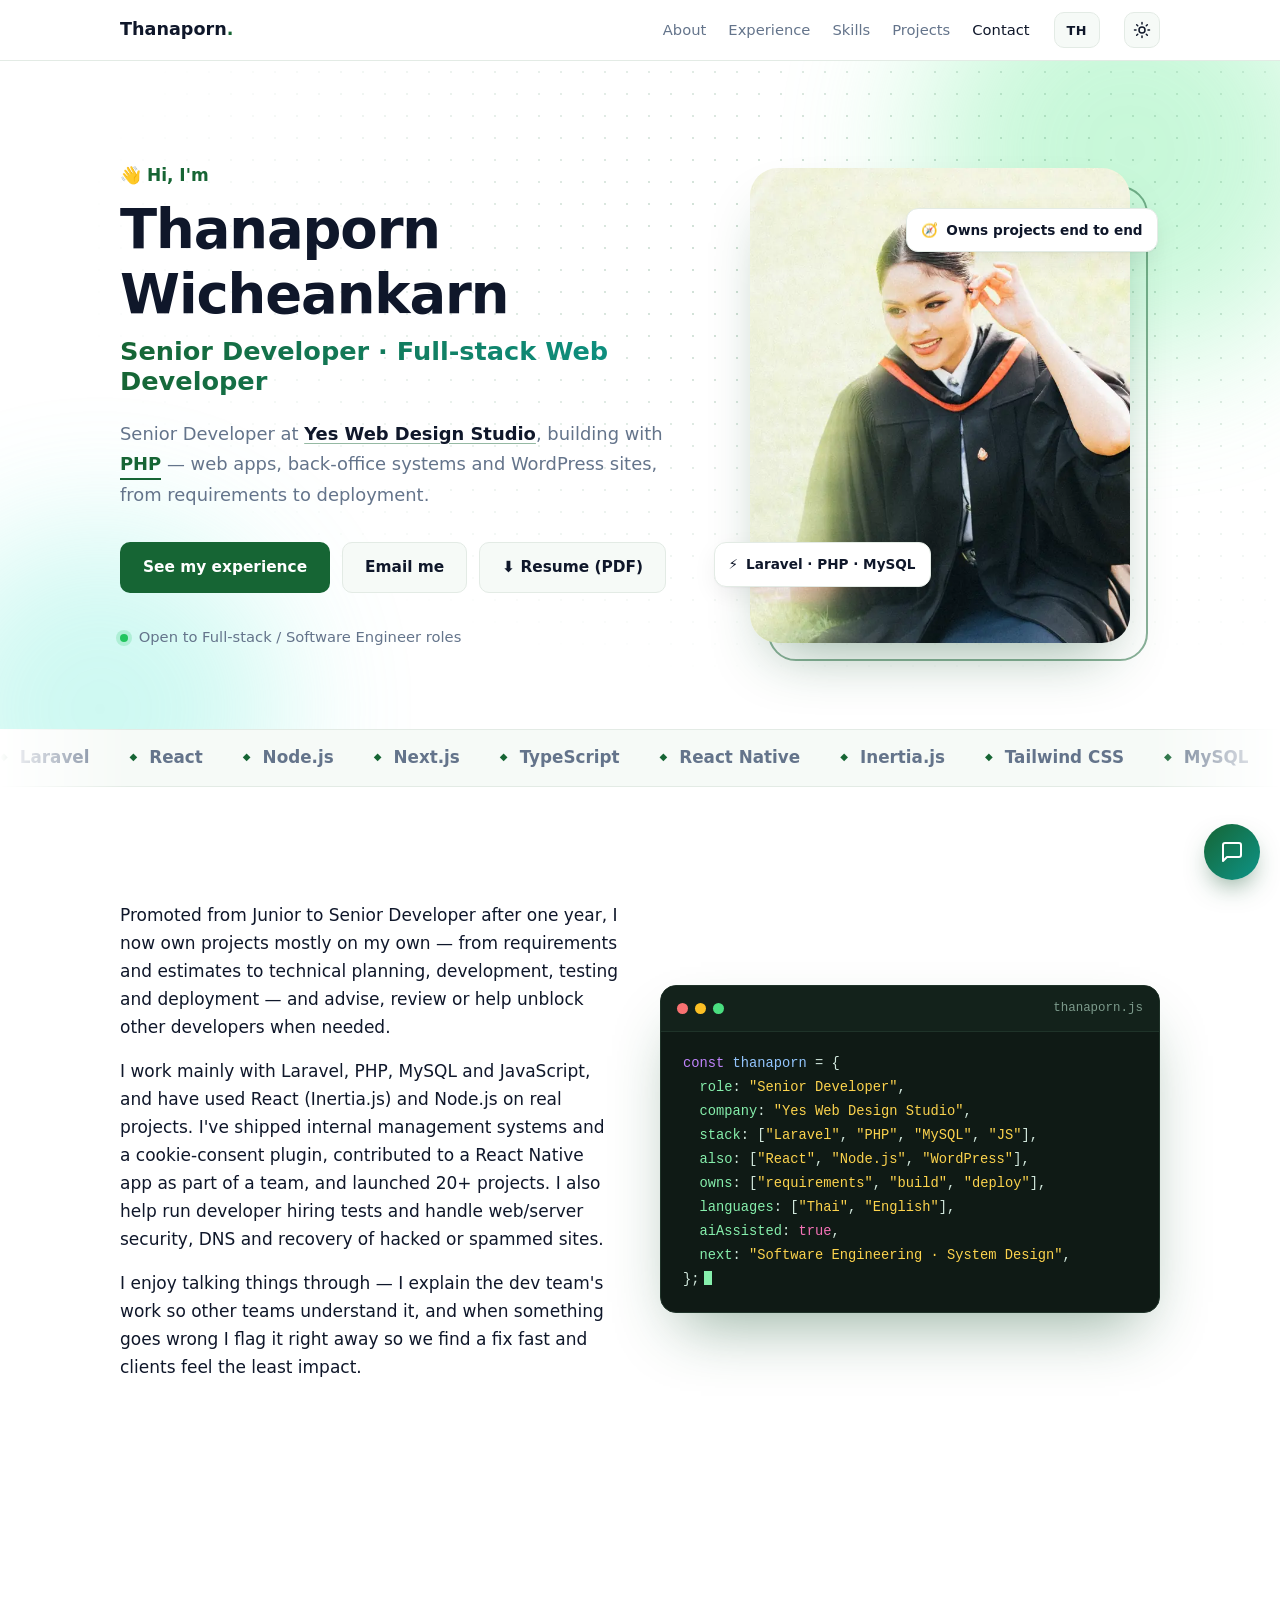
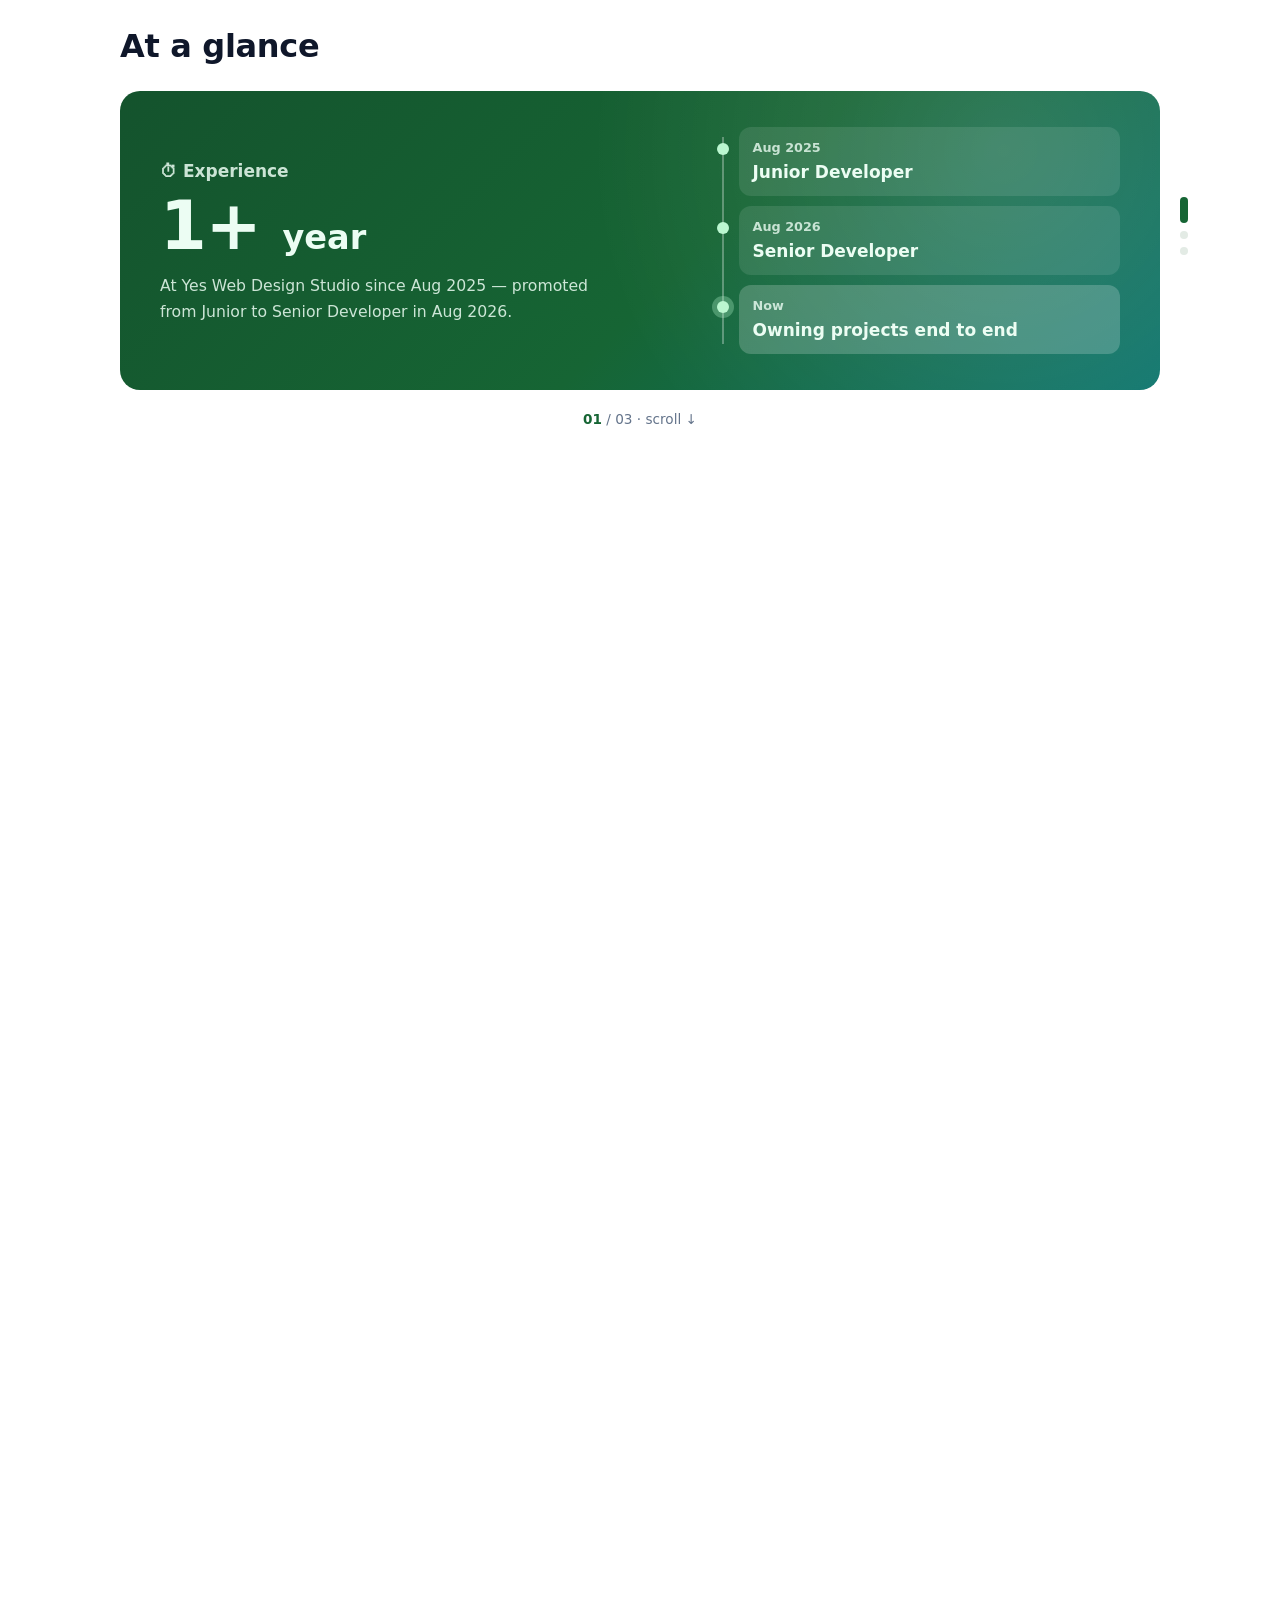
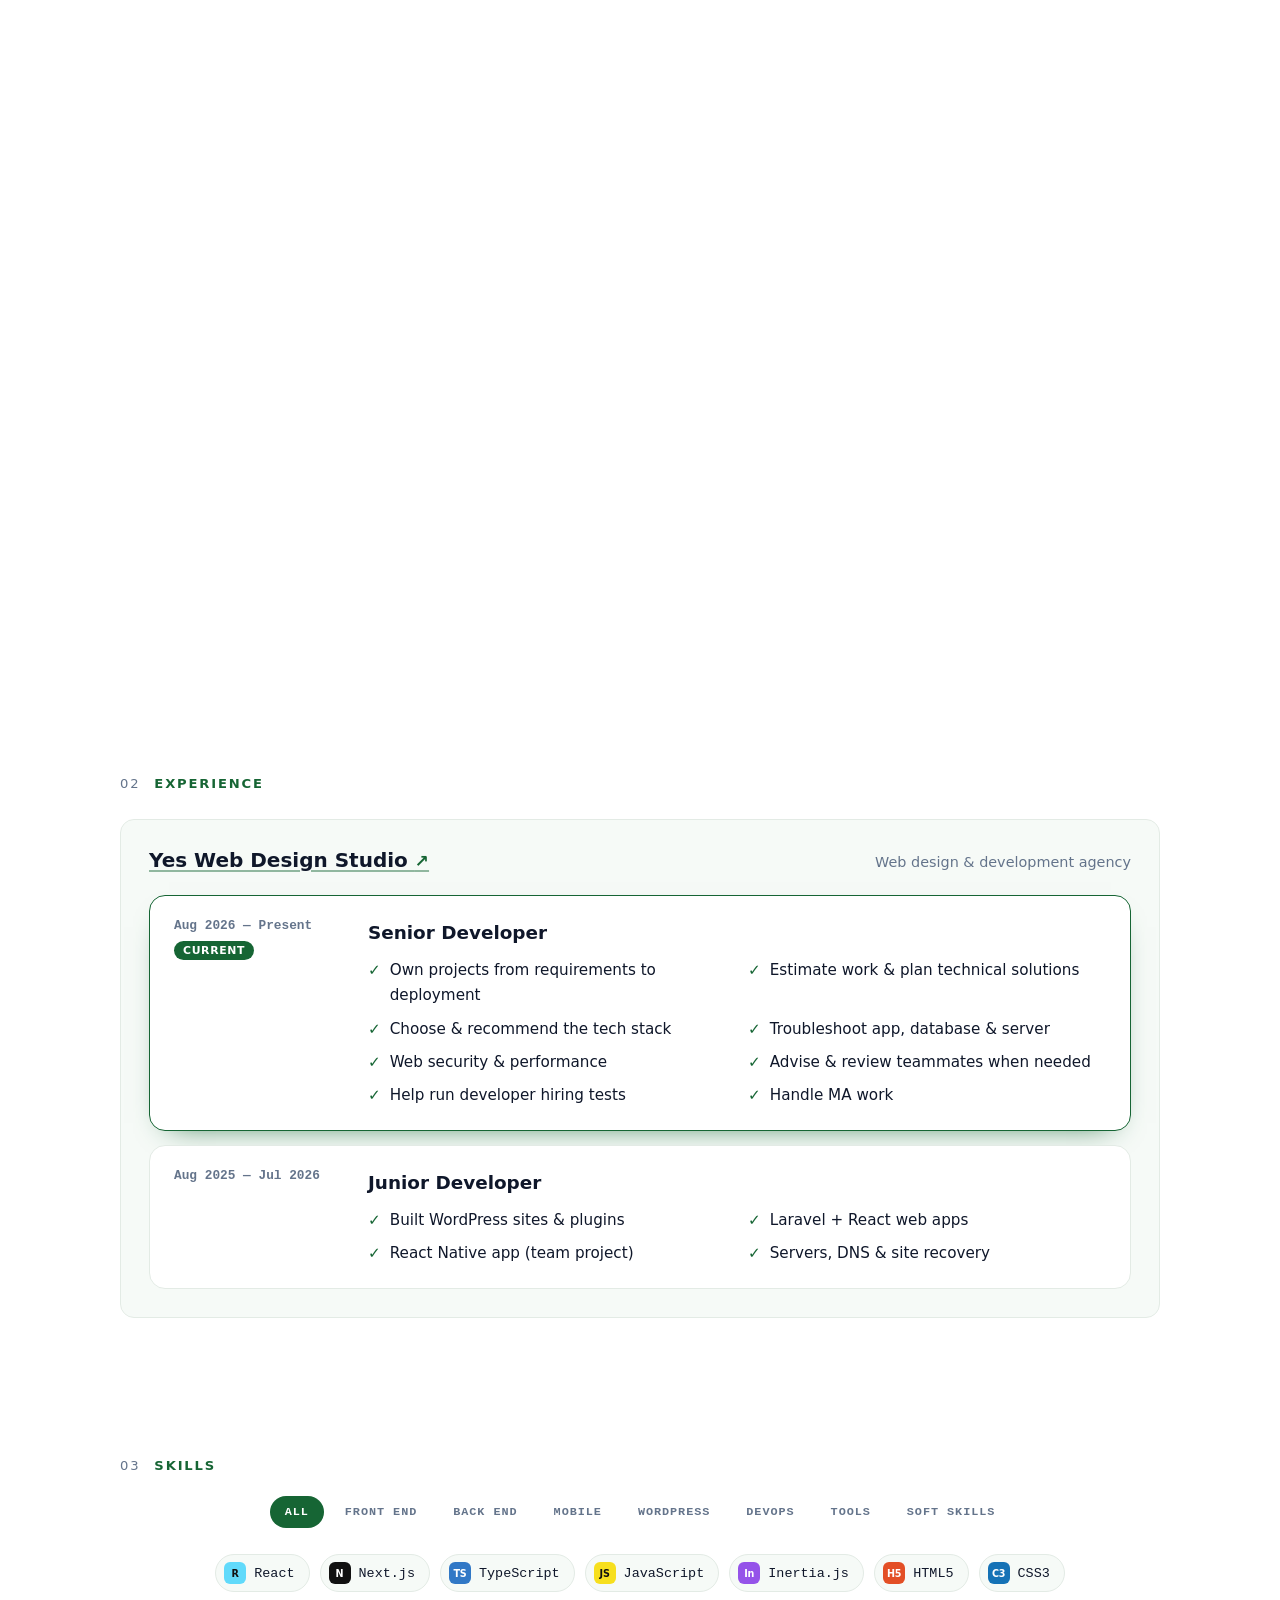
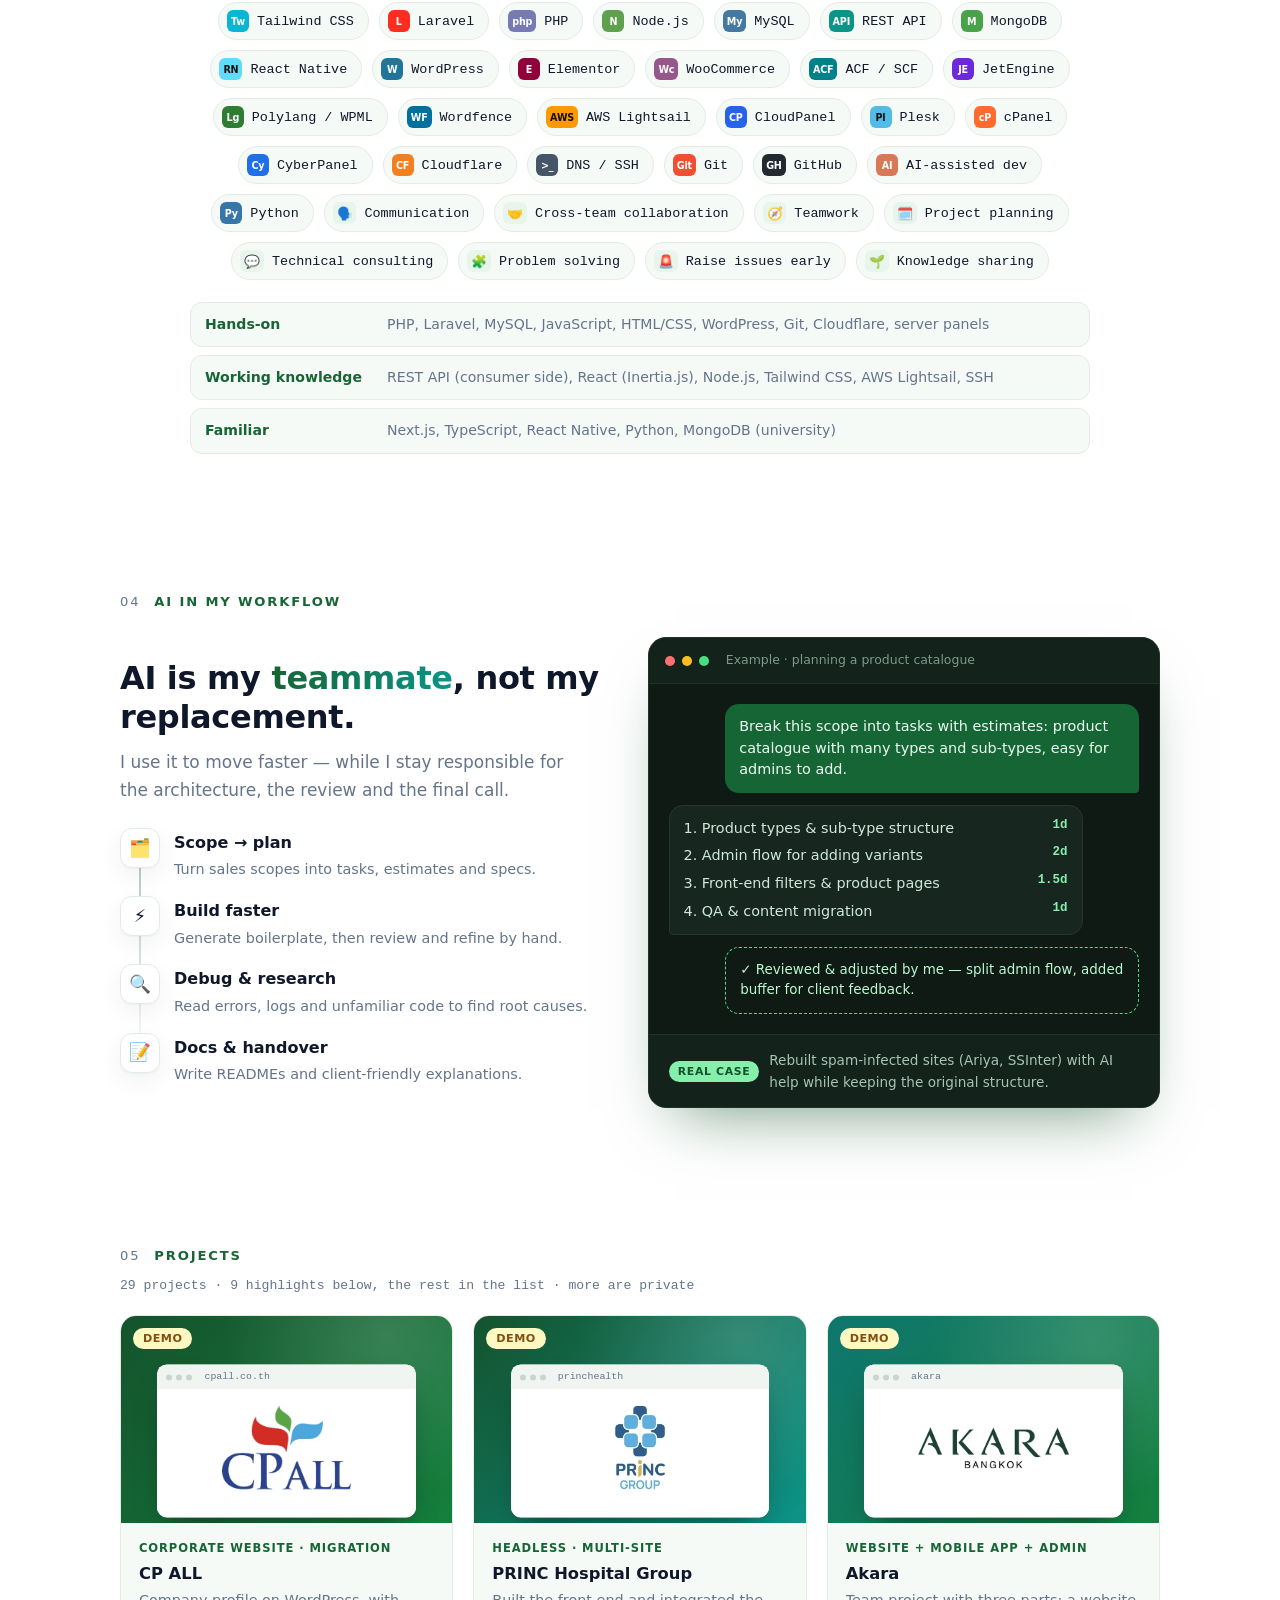
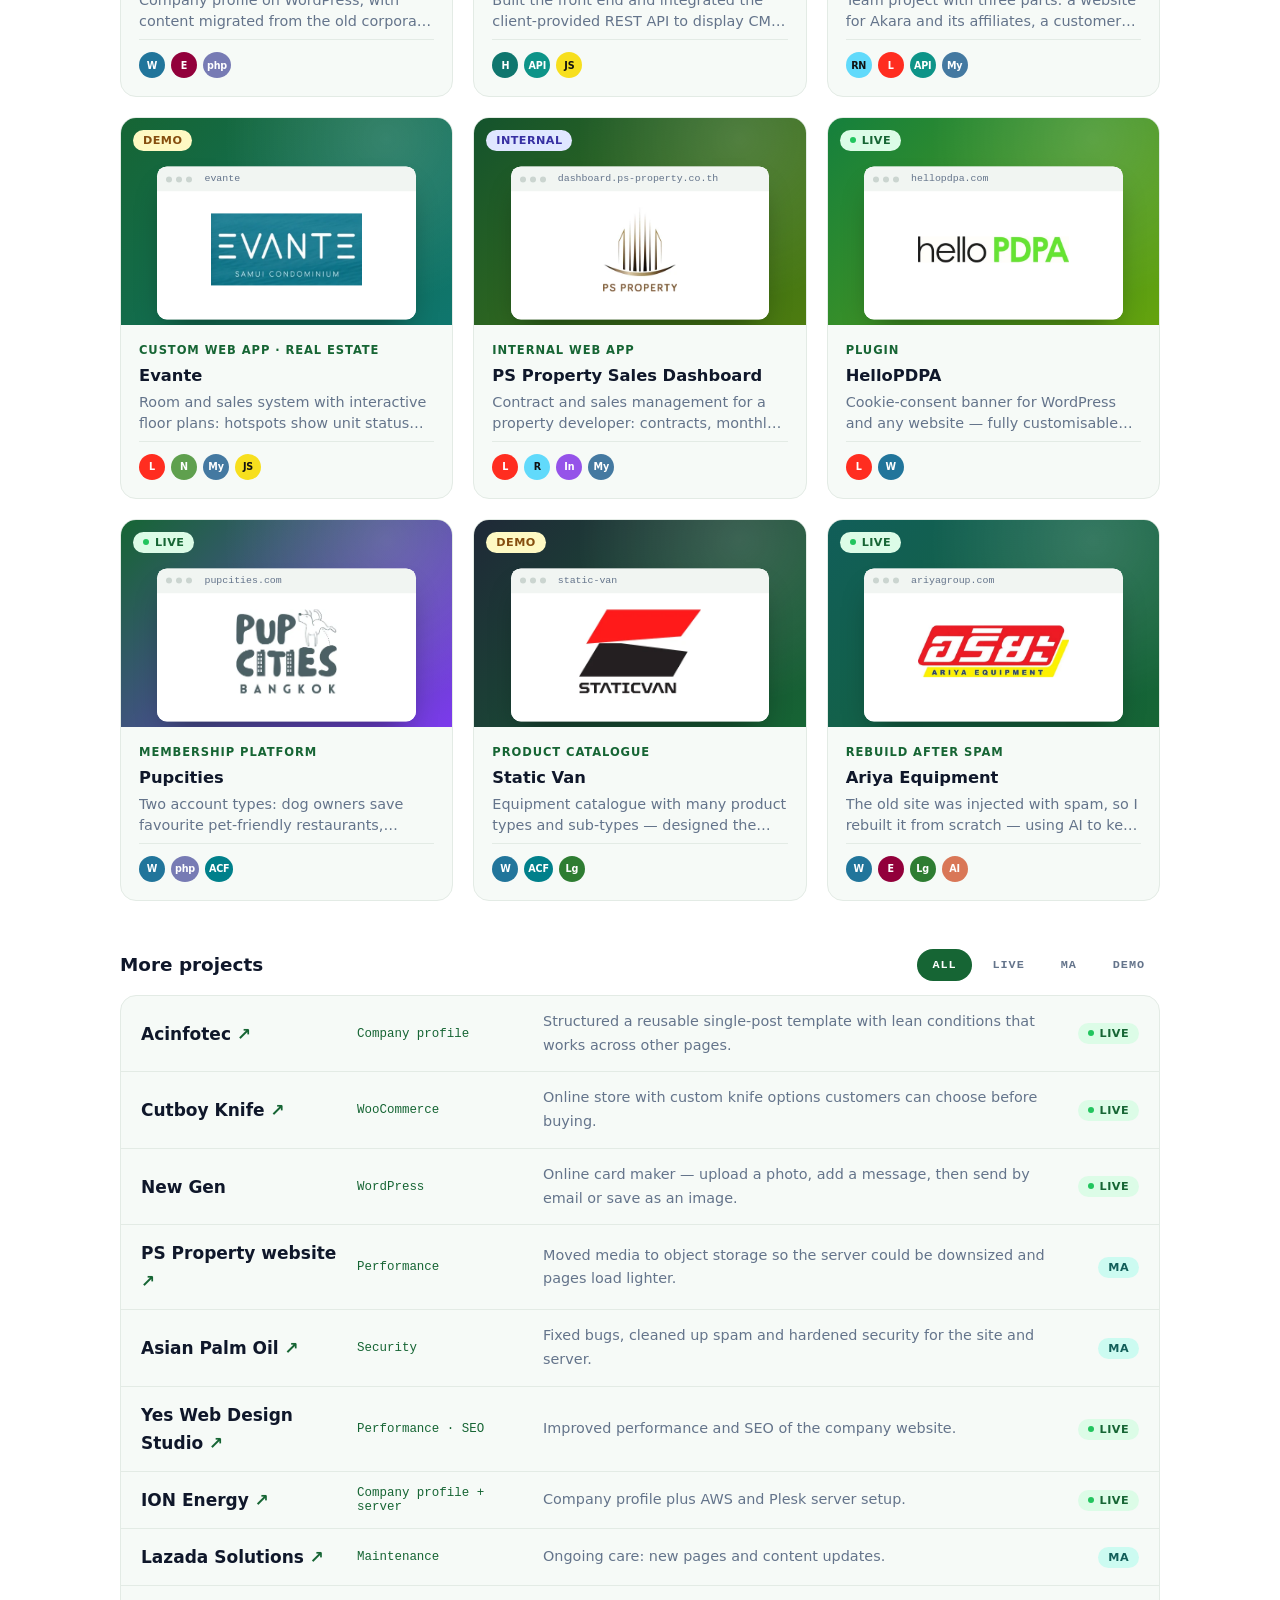
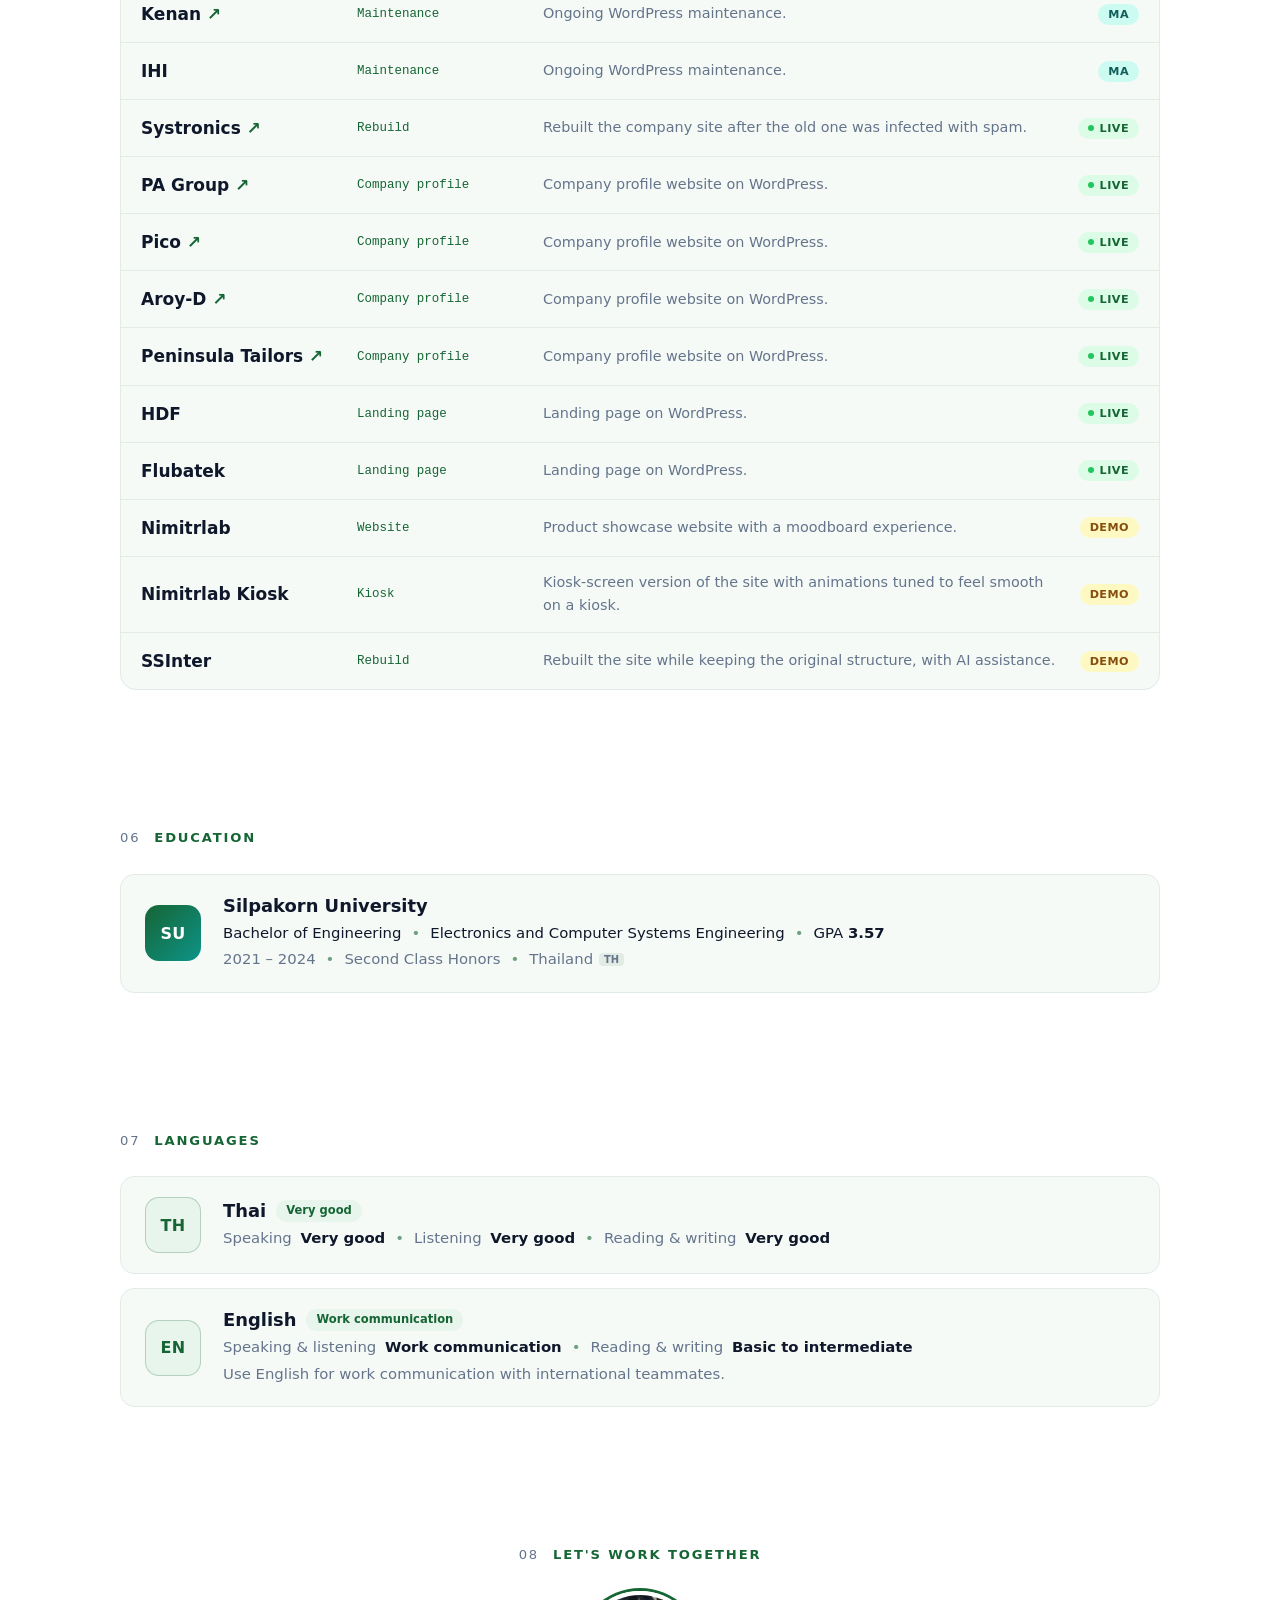
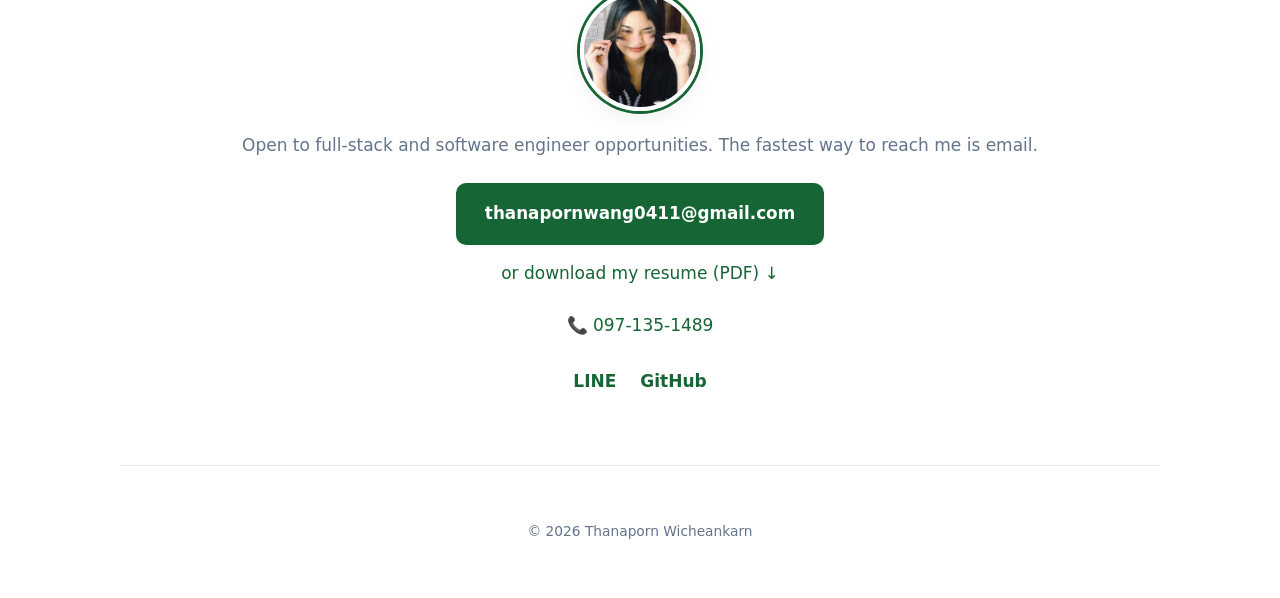
<file: index.html>
<!DOCTYPE html>
<html lang="en">
<head>
  <meta charset="UTF-8">
  <meta name="viewport" content="width=device-width, initial-scale=1.0">
  <meta name="color-scheme" content="light dark">
  <title>Thanaporn Wicheankarn — Senior Developer · Full-stack Web Developer</title>
  <meta name="description" content="Senior Developer at Yes Web Design Studio. Full-stack web developer working mainly with Laravel, PHP, MySQL, JavaScript and WordPress — owning web apps, back-office systems and websites from requirements to deployment.">

  <meta property="og:title" content="Thanaporn Wicheankarn — Senior Developer">
  <meta property="og:description" content="Full-stack web developer · Laravel · PHP · MySQL · JavaScript · WordPress">
  <meta property="og:type" content="website">
  <meta property="og:url" content="https://thanaporn77.github.io/">

  <link rel="icon" href="data:image/svg+xml,<svg xmlns='http://www.w3.org/2000/svg' viewBox='0 0 32 32'><rect width='32' height='32' rx='8' fill='%23166534'/><text x='50%' y='56%' font-family='system-ui' font-size='18' font-weight='700' fill='white' text-anchor='middle' dominant-baseline='middle'>T</text></svg>">
  <link rel="stylesheet" href="style.css?v=20261115d">
  <script>
    document.documentElement.classList.add('js');
    try { const t = localStorage.getItem('theme'); if (t) document.documentElement.dataset.theme = t; } catch (e) {}
  </script>
  <script src="script.js?v=20261115d" defer></script>
</head>
<body>
  <div class="progress" id="progress" aria-hidden="true"></div>

  <header class="nav">
    <div class="container nav-inner">
      <a href="#top" class="logo">Thanaporn<span>.</span></a>
      <nav class="nav-links" aria-label="Main">
        <a href="#about" data-th="เกี่ยวกับ">About</a>
        <a href="#experience" data-th="ประสบการณ์">Experience</a>
        <a href="#skills" data-th="ทักษะ">Skills</a>
                <a href="#projects" data-th="ผลงาน">Projects</a>
        <a href="#contact" data-th="ติดต่อ">Contact</a>
      </nav>
      <button class="lang-toggle" id="langToggle" aria-label="Switch language / เปลี่ยนภาษา"><span class="on-en">TH</span><span class="on-th">EN</span></button>
      <button class="theme-toggle" id="themeToggle" aria-label="Toggle dark mode">
        <svg class="icon-sun" viewBox="0 0 24 24" width="18" height="18" fill="none" stroke="currentColor" stroke-width="2" stroke-linecap="round"><circle cx="12" cy="12" r="4"/><path d="M12 2v2M12 20v2M4.9 4.9l1.4 1.4M17.7 17.7l1.4 1.4M2 12h2M20 12h2M4.9 19.1l1.4-1.4M17.7 6.3l1.4-1.4"/></svg>
        <svg class="icon-moon" viewBox="0 0 24 24" width="18" height="18" fill="none" stroke="currentColor" stroke-width="2" stroke-linecap="round" stroke-linejoin="round"><path d="M21 12.8A9 9 0 1 1 11.2 3a7 7 0 0 0 9.8 9.8z"/></svg>
      </button>
    </div>
  </header>

  <main id="top">

    <!-- ===== HERO ===== -->
    <section class="hero">
      <div class="hero-bg" aria-hidden="true"><span class="blob b1"></span><span class="blob b2"></span><span class="grid-bg"></span></div>
      <div class="container hero-grid">
        <div>
          <p class="eyebrow reveal" data-th="&lt;span class=&quot;wave&quot;&gt;👋&lt;/span&gt; สวัสดีค่ะ ฉันชื่อ"><span class="wave">👋</span> Hi, I'm</p>
          <h1 class="reveal">Thanaporn Wicheankarn</h1>
          <h2 class="hero-role reveal">Senior Developer · Full-stack Web Developer</h2>
          <p class="hero-lead reveal" data-th="Senior Developer ที่ &lt;a class=&quot;co-link&quot; href=&quot;https://yeswebdesignstudio.com/th/home/&quot; target=&quot;_blank&quot; rel=&quot;noopener&quot;&gt;&lt;strong&gt;Yes Web Design Studio&lt;/strong&gt;&lt;/a&gt; พัฒนางานด้วย &lt;span class=&quot;rotator&quot; id=&quot;rotator&quot; aria-live=&quot;polite&quot;&gt;Laravel&lt;/span&gt; — ทั้งเว็บแอป ระบบหลังบ้าน และเว็บ WordPress ตั้งแต่วิเคราะห์ requirement จนถึง deploy">
            Senior Developer at <a class="co-link" href="https://yeswebdesignstudio.com/th/home/" target="_blank" rel="noopener"><strong>Yes Web Design Studio</strong></a>, building
            with <span class="rotator" id="rotator" aria-live="polite">Laravel</span>
            — web apps, back-office systems and WordPress sites, from requirements to deployment.
          </p>
          <div class="hero-cta reveal">
            <a href="#experience" class="btn btn-primary" data-th="ดูประสบการณ์">See my experience</a>
            <a href="mailto:thanapornwang0411@gmail.com" class="btn btn-ghost" data-th="ส่งอีเมล">Email me</a>
            <a href="assets/Thanaporn_Wicheankarn_Resume.pdf?v=3" data-href-th="assets/Thanaporn_Wicheankarn_Resume_TH.pdf?v=3" class="btn btn-ghost" download data-th="⬇ Resume (PDF)">⬇ Resume (PDF)</a>
          </div>
          <ul class="hero-meta reveal">
            <li data-th="&lt;span class=&quot;dot&quot;&gt;&lt;/span&gt; เปิดรับตำแหน่ง Full-stack / Software Engineer"><span class="dot"></span> Open to Full-stack / Software Engineer roles</li>
          </ul>
        </div>

        <figure class="photo reveal">
          <img src="assets/profile.webp?v=2" width="640" height="800" alt="Thanaporn Wicheankarn at her graduation" fetchpriority="high">
          <figcaption class="float-chip chip-a"><span>⚡</span> Laravel · PHP · MySQL</figcaption>
          <span class="float-chip chip-b" data-th="&lt;span&gt;🧭&lt;/span&gt; ดูแลโปรเจคครบวงจร"><span>🧭</span> Owns projects end to end</span>
        </figure>
      </div>
    </section>

    <!-- ===== MARQUEE ===== -->
    <div class="marquee" aria-label="Technologies I use">
      <div class="marquee-track">
        <ul><li>Laravel</li><li>React</li><li>Node.js</li><li>Next.js</li><li>TypeScript</li><li>React Native</li><li>Inertia.js</li><li>Tailwind CSS</li><li>MySQL</li><li>WordPress</li><li>JetEngine</li><li>WooCommerce</li><li>Cloudflare</li><li>AWS Lightsail</li></ul>
        <ul aria-hidden="true"><li>Laravel</li><li>React</li><li>Node.js</li><li>Next.js</li><li>TypeScript</li><li>React Native</li><li>Inertia.js</li><li>Tailwind CSS</li><li>MySQL</li><li>WordPress</li><li>JetEngine</li><li>WooCommerce</li><li>Cloudflare</li><li>AWS Lightsail</li></ul>
      </div>
    </div>

    <!-- ===== ABOUT ===== -->
    <section id="about" class="section container">
      <h3 class="section-title reveal" data-th="เกี่ยวกับ">About</h3>
      <div class="about-grid">
        <div class="reveal">
          <p data-th="ได้รับการเลื่อนตำแหน่งจาก Junior เป็น Senior Developer ภายในหนึ่งปี ปัจจุบันรับผิดชอบโปรเจคด้วยตัวเองเป็นหลัก ตั้งแต่วิเคราะห์ requirement ประเมินเวลา วาง technical solution พัฒนา ทดสอบ จนถึง deploy และให้คำแนะนำ รีวิวงาน หรือช่วยแก้ปัญหาให้ developer คนอื่นเมื่อจำเป็น">
            Promoted from Junior to Senior Developer after one year, I now own projects
            mostly on my own — from requirements and estimates to technical planning,
            development, testing and deployment — and advise, review or help unblock
            other developers when needed.
          </p>
          <p data-th="ทำงานหลักด้วย Laravel, PHP, MySQL และ JavaScript และเคยใช้ React (Inertia.js) กับ Node.js ในงานจริง มีผลงานทั้งระบบบริหารจัดการภายใน ปลั๊กอิน cookie consent และร่วมพัฒนาแอป React Native กับทีม รวมงานที่ launch แล้วกว่า 20 งาน นอกจากนี้ยังช่วยคุมข้อสอบคัดเลือก developer ดูแลความปลอดภัยของเว็บและเซิร์ฟเวอร์ DNS รวมถึงกู้เว็บที่โดนแฮ็กหรือโดนสแปม">
            I work mainly with Laravel, PHP, MySQL and JavaScript, and have used React
            (Inertia.js) and Node.js on real projects. I've shipped internal management
            systems and a cookie-consent plugin, contributed to a React Native app as part
            of a team, and launched 20+ projects. I also help run developer hiring tests and
            handle web/server security, DNS and recovery of hacked or spammed sites.
          </p>
          <p data-th="ชอบพูดคุยและอธิบาย แปลงเนื้องานของทีมเดฟให้ทีมอื่นเข้าใจได้ง่าย และเมื่อเจอปัญหาจะรีบแจ้งทีมที่เกี่ยวข้องทันที เพื่อหาทางแก้ร่วมกันให้เร็วที่สุด และให้ลูกค้าได้รับผลกระทบน้อยที่สุด">I enjoy talking things through — I explain the dev team's work so other teams understand it, and when something goes wrong I flag it right away so we find a fix fast and clients feel the least impact.</p>
        </div>
        <div class="code-card reveal" aria-label="Profile summary as code">
          <div class="code-top"><span></span><span></span><span></span><em>thanaporn.js</em></div>
<pre><code><span class="k">const</span> <span class="v">thanaporn</span> = {
  <span class="p">role</span>: <span class="s">"Senior Developer"</span>,
  <span class="p">company</span>: <span class="s">"Yes Web Design Studio"</span>,
  <span class="p">stack</span>: [<span class="s">"Laravel"</span>, <span class="s">"PHP"</span>, <span class="s">"MySQL"</span>, <span class="s">"JS"</span>],
  <span class="p">also</span>: [<span class="s">"React"</span>, <span class="s">"Node.js"</span>, <span class="s">"WordPress"</span>],
  <span class="p">owns</span>: [<span class="s">"requirements"</span>, <span class="s">"build"</span>, <span class="s">"deploy"</span>],
  <span class="p">languages</span>: [<span class="s">"Thai"</span>, <span class="s">"English"</span>],
  <span class="p">aiAssisted</span>: <span class="b">true</span>,
  <span class="p">next</span>: <span class="s">"Software Engineering · System Design"</span>,
};<span class="caret"></span></code></pre>
        </div>
      </div>
      <div class="scrolly" id="scrolly">
        <div class="scrolly-sticky">
        <p class="scrolly-title" data-th="สรุปภาพรวม">At a glance</p>
        <div class="scrolly-stage" id="slides">
          <article class="slide" aria-label="1 of 3">
            <div class="slide-main">
              <p class="slide-kicker" data-th="⏱ ประสบการณ์ทำงาน">⏱ Experience</p>
              <p class="slide-num"><span data-count="1">1</span>+ <span data-th="ปี">year</span></p>
              <p class="slide-text" data-th="ทำงานที่ Yes Web Design Studio ตั้งแต่ ส.ค. 2025 และได้เลื่อนจาก Junior เป็น Senior Developer ใน ส.ค. 2026">At Yes Web Design Studio since Aug 2025 — promoted from Junior to Senior Developer in Aug 2026.</p>
            </div>
            <ol class="slide-steps">
              <li><b>Aug 2025</b><span data-th="Junior Developer">Junior Developer</span></li>
              <li><b>Aug 2026</b><span data-th="Senior Developer">Senior Developer</span></li>
              <li class="now"><b><span data-th="ปัจจุบัน">Now</span></b><span data-th="ดูแลโปรเจคครบวงจร">Owning projects end to end</span></li>
            </ol>
          </article>
          <article class="slide" aria-label="2 of 3">
            <div class="slide-main">
              <p class="slide-kicker" data-th="✅ งานที่ launch แล้ว">✅ Launched projects</p>
              <p class="slide-num"><span data-count="20">20</span>+ <span data-th="งาน">launched</span></p>
              <p class="slide-text" data-th="ทั้งเว็บแอป ปลั๊กอิน เว็บไซต์บริษัท ร้านค้าออนไลน์ และงาน MA ที่ดูแลต่อเนื่อง บางงานเป็นงานภายในจึงแสดงเฉพาะบางส่วน">Web apps, a plugin, company websites, online stores and ongoing MA work. Some are internal, so only part is shown.</p>
            </div>
            <ul class="slide-tags">
              <li><span data-th="เว็บแอป">Web apps</span></li><li><span data-th="ปลั๊กอิน">Plugin</span></li><li>Laravel</li><li><span data-th="เว็บไซต์บริษัท">Company websites</span></li><li>WooCommerce</li><li>MA</li>
            </ul>
          </article>
          <article class="slide" aria-label="3 of 3">
            <div class="slide-main">
              <p class="slide-kicker" data-th="🔄 งานที่กำลังทำอยู่">🔄 In progress</p>
              <p class="slide-num"><span data-count="10">10</span> <span data-th="งานกำลังพัฒนา">projects in progress</span></p>
              <p class="slide-text" data-th="โปรเจคที่อยู่ในขั้น demo กำลังพัฒนาอยู่ราว 10 งาน ควบคู่กับดูแลระบบและเว็บไซต์ของลูกค้าเดิมภายใต้สัญญา MA (Maintenance)">Around 10 projects currently at demo stage, alongside maintaining existing client systems and websites under MA (maintenance) contracts.</p>
            </div>
            <ul class="slide-list">
              <li><span data-th="🛠️ ดูแลระบบและเว็บไซต์ต่อเนื่อง">🛠️ Maintain systems &amp; websites</span></li>
              <li><span data-th="➕ เพิ่มหน้าใหม่ / รีดีไซน์หน้าเดิม">➕ Add or redesign pages</span></li>
              <li><span data-th="⚡ ปรับ performance ให้เร็วขึ้น">⚡ Improve performance</span></li>
              <li><span data-th="🛡️ แก้ปัญหาและดูแลความปลอดภัย">🛡️ Fix issues &amp; security</span></li>
            </ul>
          </article>
        </div>
        <div class="scrolly-dots" id="dots" aria-hidden="true"><button></button><button></button><button></button></div>
        <p class="scrolly-hint" aria-hidden="true"><span id="slideNo">01</span> / 03 · <span data-th="เลื่อนลงเพื่อดูต่อ">scroll</span> ↓</p>
        </div>
      </div>
    </section>

    <!-- ===== EXPERIENCE ===== -->
    <section id="experience" class="section container">
      <h3 class="section-title reveal" data-th="ประสบการณ์">Experience</h3>
      <div class="xp card reveal">
        <div class="co">
          <h4><a class="co-link" href="https://yeswebdesignstudio.com/th/home/" target="_blank" rel="noopener">Yes Web Design Studio <span aria-hidden="true">↗</span></a></h4>
          <span class="muted" data-th="บริษัทออกแบบและพัฒนาเว็บไซต์">Web design &amp; development agency</span>
        </div>
        <div class="roles">
          <div class="role cur">
            <div><div class="when" data-th="ส.ค. 2026 — ปัจจุบัน">Aug 2026 — Present</div><span class="tag" data-th="ปัจจุบัน">CURRENT</span></div>
            <div><h5>Senior Developer</h5><ul class="checks"><li><span data-th="รับผิดชอบโปรเจคตั้งแต่ requirement ถึง deploy">Own projects from requirements to deployment</span></li><li><span data-th="ประเมินเวลาและวาง technical solution">Estimate work &amp; plan technical solutions</span></li><li><span data-th="เลือก/แนะนำ tech stack">Choose &amp; recommend the tech stack</span></li><li><span data-th="แก้ปัญหาแอป ฐานข้อมูล และเซิร์ฟเวอร์">Troubleshoot app, database &amp; server</span></li><li><span data-th="ดูแลความปลอดภัยและ performance">Web security &amp; performance</span></li><li><span data-th="ให้คำแนะนำและรีวิวงานทีมเมื่อจำเป็น">Advise &amp; review teammates when needed</span></li><li><span data-th="ช่วยคุมข้อสอบคัดเลือก developer">Help run developer hiring tests</span></li><li><span data-th="ดูแลงาน MA">Handle MA work</span></li></ul></div>
          </div>
          <div class="role">
            <div><div class="when" data-th="ส.ค. 2025 — ก.ค. 2026">Aug 2025 — Jul 2026</div></div>
            <div><h5>Junior Developer</h5><ul class="checks"><li><span data-th="ทำเว็บและปลั๊กอิน WordPress">Built WordPress sites &amp; plugins</span></li><li><span data-th="เว็บแอป Laravel + React">Laravel + React web apps</span></li><li><span data-th="ร่วมพัฒนาแอป React Native กับทีม">React Native app (team project)</span></li><li><span data-th="เซิร์ฟเวอร์ DNS และกู้เว็บ">Servers, DNS &amp; site recovery</span></li></ul></div>
          </div>
        </div>
      </div>
    </section>

    <!-- ===== SKILLS ===== -->
    <section id="skills" class="section container">
      <div class="head-row">
        <h3 class="section-title reveal" data-th="ทักษะ">Skills</h3>
      </div>
      <div class="filters reveal" role="toolbar" aria-label="Filter skills"><button class="filter active" data-filter="all" data-th="ทั้งหมด">All</button><button class="filter" data-filter="fe" data-th="Front end">Front end</button><button class="filter" data-filter="be" data-th="Back end">Back end</button><button class="filter" data-filter="mo" data-th="Mobile">Mobile</button><button class="filter" data-filter="wp" data-th="WordPress">WordPress</button><button class="filter" data-filter="ops" data-th="DevOps">DevOps</button><button class="filter" data-filter="tl" data-th="เครื่องมือ">Tools</button><button class="filter" data-filter="soft" data-th="Soft skills">Soft skills</button></div>
      <ul class="skill-pills reveal" id="skillPills"><li data-cat="fe"><img class="logo" src="https://cdn.simpleicons.org/react" alt="" width="16" height="16" loading="lazy" onerror="this.remove()"><i class="ico" style="--c:#61DAFB;--f:#111">R</i>React</li><li data-cat="fe"><img class="logo" src="https://cdn.simpleicons.org/nextdotjs" alt="" width="16" height="16" loading="lazy" onerror="this.remove()"><i class="ico" style="--c:#111111;--f:#fff">N</i>Next.js</li><li data-cat="fe"><img class="logo" src="https://cdn.simpleicons.org/typescript" alt="" width="16" height="16" loading="lazy" onerror="this.remove()"><i class="ico" style="--c:#3178C6;--f:#fff">TS</i>TypeScript</li><li data-cat="fe"><img class="logo" src="https://cdn.simpleicons.org/javascript" alt="" width="16" height="16" loading="lazy" onerror="this.remove()"><i class="ico" style="--c:#F7DF1E;--f:#111">JS</i>JavaScript</li><li data-cat="fe"><img class="logo" src="https://cdn.simpleicons.org/inertia" alt="" width="16" height="16" loading="lazy" onerror="this.remove()"><i class="ico" style="--c:#9553E9;--f:#fff">In</i>Inertia.js</li><li data-cat="fe"><img class="logo" src="https://cdn.simpleicons.org/html5" alt="" width="16" height="16" loading="lazy" onerror="this.remove()"><i class="ico" style="--c:#E34F26;--f:#fff">H5</i>HTML5</li><li data-cat="fe"><img class="logo" src="https://cdn.simpleicons.org/css" alt="" width="16" height="16" loading="lazy" onerror="this.remove()"><i class="ico" style="--c:#1572B6;--f:#fff">C3</i>CSS3</li><li data-cat="fe"><img class="logo" src="https://cdn.simpleicons.org/tailwindcss" alt="" width="16" height="16" loading="lazy" onerror="this.remove()"><i class="ico" style="--c:#06B6D4;--f:#fff">Tw</i>Tailwind CSS</li><li data-cat="be"><img class="logo" src="https://cdn.simpleicons.org/laravel" alt="" width="16" height="16" loading="lazy" onerror="this.remove()"><i class="ico" style="--c:#FF2D20;--f:#fff">L</i>Laravel</li><li data-cat="be"><img class="logo" src="https://cdn.simpleicons.org/php" alt="" width="16" height="16" loading="lazy" onerror="this.remove()"><i class="ico" style="--c:#777BB4;--f:#fff">php</i>PHP</li><li data-cat="be"><img class="logo" src="https://cdn.simpleicons.org/nodedotjs" alt="" width="16" height="16" loading="lazy" onerror="this.remove()"><i class="ico" style="--c:#5FA04E;--f:#fff">N</i>Node.js</li><li data-cat="be"><img class="logo" src="https://cdn.simpleicons.org/mysql" alt="" width="16" height="16" loading="lazy" onerror="this.remove()"><i class="ico" style="--c:#4479A1;--f:#fff">My</i>MySQL</li><li data-cat="be"><i class="ico" style="--c:#0d9488;--f:#fff">API</i>REST API</li><li data-cat="be"><img class="logo" src="https://cdn.simpleicons.org/mongodb" alt="" width="16" height="16" loading="lazy" onerror="this.remove()"><i class="ico" style="--c:#47A248;--f:#fff">M</i>MongoDB</li><li data-cat="mo"><img class="logo" src="https://cdn.simpleicons.org/react" alt="" width="16" height="16" loading="lazy" onerror="this.remove()"><i class="ico" style="--c:#61DAFB;--f:#111">RN</i>React Native</li><li data-cat="wp"><img class="logo" src="https://cdn.simpleicons.org/wordpress" alt="" width="16" height="16" loading="lazy" onerror="this.remove()"><i class="ico" style="--c:#21759B;--f:#fff">W</i>WordPress</li><li data-cat="wp"><img class="logo" src="https://cdn.simpleicons.org/elementor" alt="" width="16" height="16" loading="lazy" onerror="this.remove()"><i class="ico" style="--c:#92003B;--f:#fff">E</i>Elementor</li><li data-cat="wp"><img class="logo" src="https://cdn.simpleicons.org/woocommerce" alt="" width="16" height="16" loading="lazy" onerror="this.remove()"><i class="ico" style="--c:#96588A;--f:#fff">Wc</i>WooCommerce</li><li data-cat="wp"><i class="ico" style="--c:#00808B;--f:#fff">ACF</i>ACF / SCF</li><li data-cat="wp"><i class="ico" style="--c:#6D28D9;--f:#fff">JE</i>JetEngine</li><li data-cat="wp"><i class="ico" style="--c:#2E7D32;--f:#fff">Lg</i>Polylang / WPML</li><li data-cat="wp"><img class="logo" src="https://cdn.simpleicons.org/wordfence" alt="" width="16" height="16" loading="lazy" onerror="this.remove()"><i class="ico" style="--c:#00709E;--f:#fff">WF</i>Wordfence</li><li data-cat="ops"><i class="ico" style="--c:#FF9900;--f:#111">AWS</i>AWS Lightsail</li><li data-cat="ops"><i class="ico" style="--c:#2563EB;--f:#fff">CP</i>CloudPanel</li><li data-cat="ops"><img class="logo" src="https://cdn.simpleicons.org/plesk" alt="" width="16" height="16" loading="lazy" onerror="this.remove()"><i class="ico" style="--c:#52BBE6;--f:#111">Pl</i>Plesk</li><li data-cat="ops"><img class="logo" src="https://cdn.simpleicons.org/cpanel" alt="" width="16" height="16" loading="lazy" onerror="this.remove()"><i class="ico" style="--c:#FF6C2C;--f:#fff">cP</i>cPanel</li><li data-cat="ops"><i class="ico" style="--c:#1F6FEB;--f:#fff">Cy</i>CyberPanel</li><li data-cat="ops"><img class="logo" src="https://cdn.simpleicons.org/cloudflare" alt="" width="16" height="16" loading="lazy" onerror="this.remove()"><i class="ico" style="--c:#F38020;--f:#fff">CF</i>Cloudflare</li><li data-cat="ops"><img class="logo" src="https://cdn.simpleicons.org/gnubash" alt="" width="16" height="16" loading="lazy" onerror="this.remove()"><i class="ico" style="--c:#475569;--f:#fff">&gt;_</i>DNS / SSH</li><li data-cat="tl"><img class="logo" src="https://cdn.simpleicons.org/git" alt="" width="16" height="16" loading="lazy" onerror="this.remove()"><i class="ico" style="--c:#F05032;--f:#fff">Git</i>Git</li><li data-cat="tl"><img class="logo" src="https://cdn.simpleicons.org/github" alt="" width="16" height="16" loading="lazy" onerror="this.remove()"><i class="ico" style="--c:#24292F;--f:#fff">GH</i>GitHub</li><li data-cat="tl"><img class="logo" src="https://cdn.simpleicons.org/claude" alt="" width="16" height="16" loading="lazy" onerror="this.remove()"><i class="ico" style="--c:#D97757;--f:#fff">AI</i>AI-assisted dev</li><li data-cat="tl"><img class="logo" src="https://cdn.simpleicons.org/python" alt="" width="16" height="16" loading="lazy" onerror="this.remove()"><i class="ico" style="--c:#3776AB;--f:#fff">Py</i>Python</li><li data-cat="soft"><i class="ico ico-emoji">🗣️</i><span data-th="การสื่อสาร">Communication</span></li><li data-cat="soft"><i class="ico ico-emoji">🤝</i><span data-th="ทำงานร่วมกับทีมอื่น">Cross-team collaboration</span></li><li data-cat="soft"><i class="ico ico-emoji">🧭</i><span data-th="ทำงานเป็นทีม">Teamwork</span></li><li data-cat="soft"><i class="ico ico-emoji">🗓️</i><span data-th="วางแผนโปรเจค">Project planning</span></li><li data-cat="soft"><i class="ico ico-emoji">💬</i><span data-th="ให้คำปรึกษาด้านเทคนิค">Technical consulting</span></li><li data-cat="soft"><i class="ico ico-emoji">🧩</i><span data-th="แก้ปัญหา">Problem solving</span></li><li data-cat="soft"><i class="ico ico-emoji">🚨</i><span data-th="แจ้งปัญหาเร็ว">Raise issues early</span></li><li data-cat="soft"><i class="ico ico-emoji">🌱</i><span data-th="ถ่ายทอดความรู้">Knowledge sharing</span></li></ul>
      <dl class="skill-tiers reveal"><div><dt data-th="ใช้งานจริงเป็นประจำ">Hands-on</dt><dd>PHP, Laravel, MySQL, JavaScript, HTML/CSS, WordPress, Git, Cloudflare, server panels</dd></div><div><dt data-th="เคยใช้ในงาน">Working knowledge</dt><dd><span data-th="REST API (ฝั่งเชื่อมต่อ)">REST API (consumer side)</span>, React (Inertia.js), Node.js, Tailwind CSS, AWS Lightsail, SSH</dd></div><div><dt data-th="พื้นฐาน">Familiar</dt><dd>Next.js, TypeScript, React Native, Python, <span data-th="MongoDB (ตอนเรียน)">MongoDB (university)</span></dd></div></dl>
    </section>

    <!-- ===== AI ===== -->
    <section id="ai" class="section container">
      <h3 class="section-title reveal" data-th="การใช้ AI ในการทำงาน">AI in My Workflow</h3>
      <div class="ai2">
        <div class="ai2-left reveal">
          <p class="ai2-lead"><span data-th="AI คือ&lt;em&gt;ผู้ช่วย&lt;/em&gt; ไม่ใช่ตัวแทน">AI is my <em>teammate</em>, not my replacement.</span></p>
          <p class="ai2-sub" data-th="ใช้ AI ช่วยให้งานเร็วขึ้น โดยที่ยังรับผิดชอบเรื่องสถาปัตยกรรม การรีวิว และการตัดสินใจสุดท้ายเอง">I use it to move faster — while I stay responsible for the architecture, the review and the final call.</p>
          <ol class="ai2-steps"><li><span class="ai-ic" aria-hidden="true">🗂️</span><div><h5 data-th="Scope → แผนงาน">Scope → plan</h5><p data-th="แตก scope เป็น task ประเมินเวลา และ spec">Turn sales scopes into tasks, estimates and specs.</p></div></li><li><span class="ai-ic" aria-hidden="true">⚡</span><div><h5 data-th="พัฒนาเร็วขึ้น">Build faster</h5><p data-th="ให้ AI ช่วยร่างโค้ด แล้วรีวิวและปรับเอง">Generate boilerplate, then review and refine by hand.</p></div></li><li><span class="ai-ic" aria-hidden="true">🔍</span><div><h5 data-th="Debug และค้นคว้า">Debug &amp; research</h5><p data-th="อ่าน error, log และโค้ดที่ไม่คุ้น เพื่อหาต้นเหตุ">Read errors, logs and unfamiliar code to find root causes.</p></div></li><li><span class="ai-ic" aria-hidden="true">📝</span><div><h5 data-th="เอกสารและส่งมอบ">Docs &amp; handover</h5><p data-th="เขียน README และคำอธิบายที่ลูกค้าเข้าใจง่าย">Write READMEs and client-friendly explanations.</p></div></li></ol>
        </div>
        <div class="chat reveal" aria-label="Example of an AI-assisted workflow">
          <div class="chat-top"><span></span><span></span><span></span><em data-th="ตัวอย่าง · วางแผนระบบแคตตาล็อกสินค้า">Example · planning a product catalogue</em></div>
          <div class="chat-body">
            <div class="msg me"><span data-th="ช่วยแตก scope นี้เป็น task พร้อมประเมินเวลา: แคตตาล็อกสินค้าหลายประเภทและประเภทย่อย ให้แอดมินเพิ่มสินค้าได้ง่าย">Break this scope into tasks with estimates: product catalogue with many types and sub-types, easy for admins to add.</span></div>
            <div class="msg ai">
              <ol>
                <li><span data-th="โครงสร้างประเภทและประเภทย่อย">Product types &amp; sub-type structure</span><b>1d</b></li>
                <li><span data-th="flow หลังบ้านสำหรับเพิ่มสินค้าย่อย">Admin flow for adding variants</span><b>2d</b></li>
                <li><span data-th="ตัวกรองและหน้าสินค้าหน้าบ้าน">Front-end filters &amp; product pages</span><b>1.5d</b></li>
                <li><span data-th="ทดสอบและย้ายข้อมูล">QA &amp; content migration</span><b>1d</b></li>
              </ol>
            </div>
            <div class="msg review">✓ <span data-th="รีวิวและปรับเอง แยก flow หลังบ้าน และเผื่อเวลาสำหรับ feedback จากลูกค้า">Reviewed &amp; adjusted by me — split admin flow, added buffer for client feedback.</span></div>
          </div>
          <div class="chat-foot">
            <span class="ai-case"><span data-th="งานจริง">Real case</span></span>
            <span data-th="ทำเว็บที่โดนสแปมใหม่ (Ariya, SSInter) โดยใช้ AI ช่วยคงโครงสร้างเดิม">Rebuilt spam-infected sites (Ariya, SSInter) with AI help while keeping the original structure.</span>
          </div>
        </div>
      </div>
    </section>

    <!-- ===== PROJECTS ===== -->
    <section id="projects" class="section container">
      <h3 class="section-title reveal" data-th="ผลงาน">Projects</h3>
      <p class="pcount reveal"><span data-th="รวม 29 โปรเจค · งานเด่น 9 งานด้านล่าง ที่เหลืออยู่ในรายการ · ยังมีงานภายในที่เปิดเผยไม่ได้อีก">29 projects · 9 highlights below, the rest in the list · more are private</span></p>
      <div class="pgrid">
        <article class="pcard reveal">
          <div class="pthumb" style="--g1:#14532d;--g2:#15803d">
            <div class="mock"><div class="mock-bar"><span></span><span></span><span></span><em>cpall.co.th</em></div><div class="mock-body has-logo"><img class="plogo" src="assets/logos/cpall.webp" alt="CP ALL logo" loading="lazy"></div></div>
            <span class="pbadge demo" data-th="Demo">Demo</span><span class="pview" data-th="ขอดูได้เมื่อสัมภาษณ์">Available on request</span>
          </div>
          <div class="pbody">
            <span class="ptype" data-th="เว็บองค์กร · ย้ายข้อมูล">Corporate website · Migration</span>
            <h4 data-th="CP ALL">CP ALL</h4>
            <p data-th="เว็บไซต์ company profile บน WordPress พร้อมย้ายข้อมูลจากเว็บเดิมทั้งหมด">Company profile on WordPress, with content migrated from the old corporate site.</p>
            <ul class="picons"><li title="WordPress"><img class="logo" src="https://cdn.simpleicons.org/wordpress" alt="" width="16" height="16" loading="lazy" onerror="this.remove()"><i class="ico" style="--c:#21759B;--f:#fff">W</i></li><li title="Elementor"><img class="logo" src="https://cdn.simpleicons.org/elementor" alt="" width="16" height="16" loading="lazy" onerror="this.remove()"><i class="ico" style="--c:#92003B;--f:#fff">E</i></li><li title="PHP"><img class="logo" src="https://cdn.simpleicons.org/php" alt="" width="16" height="16" loading="lazy" onerror="this.remove()"><i class="ico" style="--c:#777BB4;--f:#fff">php</i></li></ul>
          </div>
        </article>
        <article class="pcard reveal">
          <div class="pthumb" style="--g1:#14532d;--g2:#0d9488">
            <div class="mock"><div class="mock-bar"><span></span><span></span><span></span><em>princhealth</em></div><div class="mock-body has-logo"><img class="plogo" src="assets/logos/princ.webp" alt="PRINC Hospital Group logo" loading="lazy"></div></div>
            <span class="pbadge demo" data-th="Demo">Demo</span><span class="pview" data-th="ขอดูได้เมื่อสัมภาษณ์">Available on request</span>
          </div>
          <div class="pbody">
            <span class="ptype" data-th="Headless · หลายเว็บไซต์">Headless · Multi-site</span>
            <h4 data-th="PRINC Hospital Group">PRINC Hospital Group</h4>
            <p data-th="พัฒนาหน้าเว็บและเชื่อมต่อ REST API ที่ลูกค้าเตรียมไว้ เพื่อดึงข้อมูลจาก CMS มาแสดง รวม 1 เว็บหลัก และเว็บโรงพยาบาลย่อยอีก 16 แห่ง">Built the front end and integrated the client-provided REST API to display CMS content — 1 main site plus 16 hospital sites.</p>
            <ul class="picons"><li title="Headless CMS"><i class="ico" style="--c:#0F766E;--f:#fff">H</i></li><li title="REST API"><i class="ico" style="--c:#0d9488;--f:#fff">API</i></li><li title="JavaScript"><img class="logo" src="https://cdn.simpleicons.org/javascript" alt="" width="16" height="16" loading="lazy" onerror="this.remove()"><i class="ico" style="--c:#F7DF1E;--f:#111">JS</i></li></ul>
          </div>
        </article>
        <article class="pcard reveal">
          <div class="pthumb" style="--g1:#0f766e;--g2:#15803d">
            <div class="mock"><div class="mock-bar"><span></span><span></span><span></span><em>akara</em></div><div class="mock-body has-logo"><img class="plogo" src="assets/logos/akara.webp" alt="Akara logo" loading="lazy"></div></div>
            <span class="pbadge demo" data-th="Demo">Demo</span><span class="pview" data-th="ขอดูได้เมื่อสัมภาษณ์">Available on request</span>
          </div>
          <div class="pbody">
            <span class="ptype" data-th="เว็บไซต์ + แอป + ระบบหลังบ้าน">Website + Mobile app + Admin</span>
            <h4 data-th="Akara">Akara</h4>
            <p data-th="ร่วมพัฒนากับทีม 3 ส่วน: เว็บไซต์ Akara และบริษัทในเครือ แอปสำหรับลูกค้า และ admin dashboard จัดการร้านอาหาร อีเวนต์ เชื่อมต่อกับระบบ POS และระบบจองร้านอาหาร">Team project with three parts: a website for Akara and its affiliates, a customer app, and an admin dashboard for restaurants and events — connected to POS and table-booking systems.</p>
            <ul class="picons"><li title="React Native"><img class="logo" src="https://cdn.simpleicons.org/react" alt="" width="16" height="16" loading="lazy" onerror="this.remove()"><i class="ico" style="--c:#61DAFB;--f:#111">RN</i></li><li title="Laravel"><img class="logo" src="https://cdn.simpleicons.org/laravel" alt="" width="16" height="16" loading="lazy" onerror="this.remove()"><i class="ico" style="--c:#FF2D20;--f:#fff">L</i></li><li title="REST API"><i class="ico" style="--c:#0d9488;--f:#fff">API</i></li><li title="MySQL"><img class="logo" src="https://cdn.simpleicons.org/mysql" alt="" width="16" height="16" loading="lazy" onerror="this.remove()"><i class="ico" style="--c:#4479A1;--f:#fff">My</i></li></ul>
          </div>
        </article>
        <article class="pcard reveal">
          <div class="pthumb" style="--g1:#166534;--g2:#0f766e">
            <div class="mock"><div class="mock-bar"><span></span><span></span><span></span><em>evante</em></div><div class="mock-body has-logo"><img class="plogo" src="assets/logos/evante.webp" alt="Evante logo" loading="lazy"></div></div>
            <span class="pbadge demo" data-th="Demo">Demo</span><span class="pview" data-th="ขอดูได้เมื่อสัมภาษณ์">Available on request</span>
          </div>
          <div class="pbody">
            <span class="ptype" data-th="เว็บแอป · อสังหาริมทรัพย์">Custom web app · Real estate</span>
            <h4 data-th="Evante">Evante</h4>
            <p data-th="ระบบดูแลห้องพักและการขายโครงการ มีแปลนแบบ hotspot แสดงสถานะห้องว่าง/ไม่ว่างและข้อมูลห้องให้ลูกค้ากดดูเอง เซลส์เก็บข้อมูลลูกค้าผ่านฟอร์ม และออกรายงานประจำปี">Room and sales system with interactive floor plans: hotspots show unit status and details, sales capture leads through forms, and the system produces annual reports.</p>
            <ul class="picons"><li title="Laravel"><img class="logo" src="https://cdn.simpleicons.org/laravel" alt="" width="16" height="16" loading="lazy" onerror="this.remove()"><i class="ico" style="--c:#FF2D20;--f:#fff">L</i></li><li title="Node.js"><img class="logo" src="https://cdn.simpleicons.org/nodedotjs" alt="" width="16" height="16" loading="lazy" onerror="this.remove()"><i class="ico" style="--c:#5FA04E;--f:#fff">N</i></li><li title="MySQL"><img class="logo" src="https://cdn.simpleicons.org/mysql" alt="" width="16" height="16" loading="lazy" onerror="this.remove()"><i class="ico" style="--c:#4479A1;--f:#fff">My</i></li><li title="JavaScript"><img class="logo" src="https://cdn.simpleicons.org/javascript" alt="" width="16" height="16" loading="lazy" onerror="this.remove()"><i class="ico" style="--c:#F7DF1E;--f:#111">JS</i></li></ul>
          </div>
        </article>
        <article class="pcard reveal">
          <div class="pthumb" style="--g1:#14532d;--g2:#4d7c0f">
            <div class="mock"><div class="mock-bar"><span></span><span></span><span></span><em>dashboard.ps-property.co.th</em></div><div class="mock-body has-logo"><img class="plogo" src="assets/logos/psproperty.webp" alt="PS Property Sales Dashboard logo" loading="lazy"></div></div>
            <span class="pbadge priv" data-th="ระบบภายใน">Internal</span><span class="pview" data-th="ขอดูได้เมื่อสัมภาษณ์">Available on request</span>
          </div>
          <div class="pbody">
            <span class="ptype" data-th="เว็บแอปภายในองค์กร">Internal web app</span>
            <h4 data-th="PS Property Sales Dashboard">PS Property Sales Dashboard</h4>
            <p data-th="ระบบจัดการสัญญาอสังหาและงานขายของบริษัท: สัญญา รายงานรายเดือน และยอดขายรายเซลส์ พัฒนา business logic ฐานข้อมูล และหน้า dashboard">Contract and sales management for a property developer: contracts, monthly reports and figures per salesperson — built business logic, database and dashboard features.</p>
            <ul class="picons"><li title="Laravel"><img class="logo" src="https://cdn.simpleicons.org/laravel" alt="" width="16" height="16" loading="lazy" onerror="this.remove()"><i class="ico" style="--c:#FF2D20;--f:#fff">L</i></li><li title="React"><img class="logo" src="https://cdn.simpleicons.org/react" alt="" width="16" height="16" loading="lazy" onerror="this.remove()"><i class="ico" style="--c:#61DAFB;--f:#111">R</i></li><li title="Inertia.js"><img class="logo" src="https://cdn.simpleicons.org/inertia" alt="" width="16" height="16" loading="lazy" onerror="this.remove()"><i class="ico" style="--c:#9553E9;--f:#fff">In</i></li><li title="MySQL"><img class="logo" src="https://cdn.simpleicons.org/mysql" alt="" width="16" height="16" loading="lazy" onerror="this.remove()"><i class="ico" style="--c:#4479A1;--f:#fff">My</i></li></ul>
          </div>
        </article>
        <article class="pcard reveal">
          <a class="pthumb" href="https://hellopdpa.com" target="_blank" rel="noopener" style="--g1:#15803d;--g2:#65a30d">
            <div class="mock"><div class="mock-bar"><span></span><span></span><span></span><em>hellopdpa.com</em></div><div class="mock-body has-logo"><img class="plogo" src="assets/logos/hellopdpa.webp" alt="HelloPDPA logo" loading="lazy"></div></div>
            <span class="pbadge live" data-th="ออนไลน์แล้ว">Live</span><span class="pview" data-th="ดูเว็บไซต์ ↗">Visit site ↗</span>
          </a>
          <div class="pbody">
            <span class="ptype" data-th="Plugin">Plugin</span>
            <h4 data-th="HelloPDPA">HelloPDPA</h4>
            <p data-th="ปลั๊กอิน cookie banner ใช้ได้ทั้ง WordPress และเว็บทั่วไป ปรับแต่ง banner ได้ และเก็บข้อมูลการยินยอมอย่างละเอียด">Cookie-consent banner for WordPress and any website — fully customisable banner with detailed consent logs.</p>
            <ul class="picons"><li title="Laravel"><img class="logo" src="https://cdn.simpleicons.org/laravel" alt="" width="16" height="16" loading="lazy" onerror="this.remove()"><i class="ico" style="--c:#FF2D20;--f:#fff">L</i></li><li title="WordPress"><img class="logo" src="https://cdn.simpleicons.org/wordpress" alt="" width="16" height="16" loading="lazy" onerror="this.remove()"><i class="ico" style="--c:#21759B;--f:#fff">W</i></li></ul>
          </div>
        </article>
        <article class="pcard reveal">
          <a class="pthumb" href="https://pupcities.com" target="_blank" rel="noopener" style="--g1:#166534;--g2:#7c3aed">
            <div class="mock"><div class="mock-bar"><span></span><span></span><span></span><em>pupcities.com</em></div><div class="mock-body has-logo"><img class="plogo" src="assets/logos/pupcities.webp" alt="Pupcities logo" loading="lazy"></div></div>
            <span class="pbadge live" data-th="ออนไลน์แล้ว">Live</span><span class="pview" data-th="ดูเว็บไซต์ ↗">Visit site ↗</span>
          </a>
          <div class="pbody">
            <span class="ptype" data-th="แพลตฟอร์มสมาชิก">Membership platform</span>
            <h4 data-th="Pupcities">Pupcities</h4>
            <p data-th="ระบบสมาชิก 2 แบบ: ผู้ใช้ทั่วไปบันทึกร้านอาหารที่พาน้องหมาเข้าได้ และเจ้าของร้าน pet-friendly สร้างโปรไฟล์ร้านเอง โดยแอดมินอนุมัติคำขอ">Two account types: dog owners save favourite pet-friendly restaurants, restaurant owners create their own profiles, and admins approve requests.</p>
            <ul class="picons"><li title="WordPress"><img class="logo" src="https://cdn.simpleicons.org/wordpress" alt="" width="16" height="16" loading="lazy" onerror="this.remove()"><i class="ico" style="--c:#21759B;--f:#fff">W</i></li><li title="PHP"><img class="logo" src="https://cdn.simpleicons.org/php" alt="" width="16" height="16" loading="lazy" onerror="this.remove()"><i class="ico" style="--c:#777BB4;--f:#fff">php</i></li><li title="ACF / SCF"><i class="ico" style="--c:#00808B;--f:#fff">ACF</i></li></ul>
          </div>
        </article>
        <article class="pcard reveal">
          <div class="pthumb" style="--g1:#1f2937;--g2:#166534">
            <div class="mock"><div class="mock-bar"><span></span><span></span><span></span><em>static-van</em></div><div class="mock-body has-logo"><img class="plogo" src="assets/logos/staticvan.webp" alt="Static Van logo" loading="lazy"></div></div>
            <span class="pbadge demo" data-th="Demo">Demo</span><span class="pview" data-th="ขอดูได้เมื่อสัมภาษณ์">Available on request</span>
          </div>
          <div class="pbody">
            <span class="ptype" data-th="ระบบแคตตาล็อกสินค้า">Product catalogue</span>
            <h4 data-th="Static Van">Static Van</h4>
            <p data-th="เว็บขายอุปกรณ์ที่มีสินค้าหลายประเภทและประเภทย่อย วาง flow สินค้าทั้งหน้าบ้านและหลังบ้านให้แอดมินเพิ่มสินค้าได้ง่าย">Equipment catalogue with many product types and sub-types — designed the product flow front and back so admins add complex products easily.</p>
            <ul class="picons"><li title="WordPress"><img class="logo" src="https://cdn.simpleicons.org/wordpress" alt="" width="16" height="16" loading="lazy" onerror="this.remove()"><i class="ico" style="--c:#21759B;--f:#fff">W</i></li><li title="ACF / SCF"><i class="ico" style="--c:#00808B;--f:#fff">ACF</i></li><li title="Polylang / WPML"><i class="ico" style="--c:#2E7D32;--f:#fff">Lg</i></li></ul>
          </div>
        </article>
        <article class="pcard reveal">
          <a class="pthumb" href="https://ariyagroup.com" target="_blank" rel="noopener" style="--g1:#115e59;--g2:#166534">
            <div class="mock"><div class="mock-bar"><span></span><span></span><span></span><em>ariyagroup.com</em></div><div class="mock-body has-logo"><img class="plogo" src="assets/logos/ariya.webp" alt="Ariya Equipment logo" loading="lazy"></div></div>
            <span class="pbadge live" data-th="ออนไลน์แล้ว">Live</span><span class="pview" data-th="ดูเว็บไซต์ ↗">Visit site ↗</span>
          </a>
          <div class="pbody">
            <span class="ptype" data-th="ทำใหม่หลังโดนสแปม">Rebuild after spam</span>
            <h4 data-th="Ariya Equipment">Ariya Equipment</h4>
            <p data-th="เว็บเดิมโดนฝังสแปม จึงทำเว็บใหม่ทั้งหมด โดยใช้ AI ช่วยคงโครงสร้างและรูปแบบของเว็บเดิมไว้">The old site was injected with spam, so I rebuilt it from scratch — using AI to keep the original structure and layout.</p>
            <ul class="picons"><li title="WordPress"><img class="logo" src="https://cdn.simpleicons.org/wordpress" alt="" width="16" height="16" loading="lazy" onerror="this.remove()"><i class="ico" style="--c:#21759B;--f:#fff">W</i></li><li title="Elementor"><img class="logo" src="https://cdn.simpleicons.org/elementor" alt="" width="16" height="16" loading="lazy" onerror="this.remove()"><i class="ico" style="--c:#92003B;--f:#fff">E</i></li><li title="Polylang / WPML"><i class="ico" style="--c:#2E7D32;--f:#fff">Lg</i></li><li title="AI-assisted dev"><img class="logo" src="https://cdn.simpleicons.org/claude" alt="" width="16" height="16" loading="lazy" onerror="this.remove()"><i class="ico" style="--c:#D97757;--f:#fff">AI</i></li></ul>
          </div>
        </article>
      </div>

      <div class="more reveal">
        <div class="more-head">
          <h4 data-th="ผลงานอื่นๆ">More projects</h4>
          <div class="filters mfilters" role="toolbar" aria-label="Filter projects"><button class="filter active" data-mfilter="all" data-th="ทั้งหมด">All</button><button class="filter" data-mfilter="live" data-th="ออนไลน์แล้ว">Live</button><button class="filter" data-mfilter="ma" data-th="MA">MA</button><button class="filter" data-mfilter="demo" data-th="Demo">Demo</button></div>
        </div>
        <ul class="more-list" id="moreList"><li data-status="live"><span class="ml-name"><a href="https://acinfotec.com" target="_blank" rel="noopener">Acinfotec <span aria-hidden="true">↗</span></a></span><span class="ml-kind">Company profile</span><span class="ml-desc" data-th="วางโครงหน้า single post ให้ condition กระชับและนำไปใช้กับหน้าอื่นได้ดี">Structured a reusable single-post template with lean conditions that works across other pages.</span><span class="pbadge live" data-th="ออนไลน์แล้ว">Live</span></li><li data-status="live"><span class="ml-name"><a href="https://cutboyknife.com" target="_blank" rel="noopener">Cutboy Knife <span aria-hidden="true">↗</span></a></span><span class="ml-kind">WooCommerce</span><span class="ml-desc" data-th="ร้านค้าออนไลน์ที่ลูกค้าเลือกรูปแบบมีดได้ก่อนสั่งซื้อ">Online store with custom knife options customers can choose before buying.</span><span class="pbadge live" data-th="ออนไลน์แล้ว">Live</span></li><li data-status="live"><span class="ml-name">New Gen</span><span class="ml-kind">WordPress</span><span class="ml-desc" data-th="ระบบทำการ์ดออนไลน์ ใส่รูปและข้อความ ส่งทางอีเมลหรือบันทึกเป็นรูปภาพได้">Online card maker — upload a photo, add a message, then send by email or save as an image.</span><span class="pbadge live" data-th="ออนไลน์แล้ว">Live</span></li><li data-status="ma"><span class="ml-name"><a href="https://ps-property.co.th/th/" target="_blank" rel="noopener">PS Property website <span aria-hidden="true">↗</span></a></span><span class="ml-kind">Performance</span><span class="ml-desc" data-th="ย้าย media ไปเก็บที่ object storage ทำให้ลดสเปคเซิร์ฟเวอร์ได้และเว็บเบาขึ้น">Moved media to object storage so the server could be downsized and pages load lighter.</span><span class="pbadge ma" data-th="MA">MA</span></li><li data-status="ma"><span class="ml-name"><a href="https://asianpalmoil.com/" target="_blank" rel="noopener">Asian Palm Oil <span aria-hidden="true">↗</span></a></span><span class="ml-kind">Security</span><span class="ml-desc" data-th="แก้ bug ล้างสแปม และเพิ่ม security ให้ทั้งเว็บและเซิร์ฟเวอร์">Fixed bugs, cleaned up spam and hardened security for the site and server.</span><span class="pbadge ma" data-th="MA">MA</span></li><li data-status="live"><span class="ml-name"><a href="https://yeswebdesignstudio.com/th/home/" target="_blank" rel="noopener">Yes Web Design Studio <span aria-hidden="true">↗</span></a></span><span class="ml-kind">Performance · SEO</span><span class="ml-desc" data-th="ปรับ performance และ SEO ของเว็บไซต์บริษัท">Improved performance and SEO of the company website.</span><span class="pbadge live" data-th="ออนไลน์แล้ว">Live</span></li><li data-status="live"><span class="ml-name"><a href="https://ionenergy.co.th" target="_blank" rel="noopener">ION Energy <span aria-hidden="true">↗</span></a></span><span class="ml-kind">Company profile + server</span><span class="ml-desc" data-th="เว็บ company profile พร้อมติดตั้งเซิร์ฟเวอร์ AWS และ Plesk">Company profile plus AWS and Plesk server setup.</span><span class="pbadge live" data-th="ออนไลน์แล้ว">Live</span></li><li data-status="ma"><span class="ml-name"><a href="https://lazadasolutions.com" target="_blank" rel="noopener">Lazada Solutions <span aria-hidden="true">↗</span></a></span><span class="ml-kind">Maintenance</span><span class="ml-desc" data-th="ดูแลต่อเนื่อง เพิ่มหน้าใหม่และแก้ไขข้อมูล">Ongoing care: new pages and content updates.</span><span class="pbadge ma" data-th="MA">MA</span></li><li data-status="ma"><span class="ml-name"><a href="https://kenan-asia.org/th/" target="_blank" rel="noopener">Kenan <span aria-hidden="true">↗</span></a></span><span class="ml-kind">Maintenance</span><span class="ml-desc" data-th="ดูแลเว็บ WordPress ต่อเนื่อง">Ongoing WordPress maintenance.</span><span class="pbadge ma" data-th="MA">MA</span></li><li data-status="ma"><span class="ml-name">IHI</span><span class="ml-kind">Maintenance</span><span class="ml-desc" data-th="ดูแลเว็บ WordPress ต่อเนื่อง">Ongoing WordPress maintenance.</span><span class="pbadge ma" data-th="MA">MA</span></li><li data-status="live"><span class="ml-name"><a href="https://systronics.co.th" target="_blank" rel="noopener">Systronics <span aria-hidden="true">↗</span></a></span><span class="ml-kind">Rebuild</span><span class="ml-desc" data-th="ทำเว็บบริษัทใหม่หลังเว็บเดิมโดนฝังสแปม">Rebuilt the company site after the old one was infected with spam.</span><span class="pbadge live" data-th="ออนไลน์แล้ว">Live</span></li><li data-status="live"><span class="ml-name"><a href="https://pagroup.co.th" target="_blank" rel="noopener">PA Group <span aria-hidden="true">↗</span></a></span><span class="ml-kind">Company profile</span><span class="ml-desc" data-th="เว็บไซต์ company profile บน WordPress">Company profile website on WordPress.</span><span class="pbadge live" data-th="ออนไลน์แล้ว">Live</span></li><li data-status="live"><span class="ml-name"><a href="https://pico.co.th/" target="_blank" rel="noopener">Pico <span aria-hidden="true">↗</span></a></span><span class="ml-kind">Company profile</span><span class="ml-desc" data-th="เว็บไซต์ company profile บน WordPress">Company profile website on WordPress.</span><span class="pbadge live" data-th="ออนไลน์แล้ว">Live</span></li><li data-status="live"><span class="ml-name"><a href="https://aroydbrand.com/" target="_blank" rel="noopener">Aroy-D <span aria-hidden="true">↗</span></a></span><span class="ml-kind">Company profile</span><span class="ml-desc" data-th="เว็บไซต์ company profile บน WordPress">Company profile website on WordPress.</span><span class="pbadge live" data-th="ออนไลน์แล้ว">Live</span></li><li data-status="live"><span class="ml-name"><a href="https://peninsulatailors.com" target="_blank" rel="noopener">Peninsula Tailors <span aria-hidden="true">↗</span></a></span><span class="ml-kind">Company profile</span><span class="ml-desc" data-th="เว็บไซต์ company profile บน WordPress">Company profile website on WordPress.</span><span class="pbadge live" data-th="ออนไลน์แล้ว">Live</span></li><li data-status="live"><span class="ml-name">HDF</span><span class="ml-kind">Landing page</span><span class="ml-desc" data-th="Landing page บน WordPress">Landing page on WordPress.</span><span class="pbadge live" data-th="ออนไลน์แล้ว">Live</span></li><li data-status="live"><span class="ml-name">Flubatek</span><span class="ml-kind">Landing page</span><span class="ml-desc" data-th="Landing page บน WordPress">Landing page on WordPress.</span><span class="pbadge live" data-th="ออนไลน์แล้ว">Live</span></li><li data-status="demo"><span class="ml-name">Nimitrlab</span><span class="ml-kind">Website</span><span class="ml-desc" data-th="เว็บไซต์แสดงสินค้าในรูปแบบ moodboard">Product showcase website with a moodboard experience.</span><span class="pbadge demo" data-th="Demo">Demo</span></li><li data-status="demo"><span class="ml-name">Nimitrlab Kiosk</span><span class="ml-kind">Kiosk</span><span class="ml-desc" data-th="ทำเว็บเป็นหน้าจอ kiosk ปรับแอนิเมชันและความลื่นไหลให้เหมาะกับ kiosk">Kiosk-screen version of the site with animations tuned to feel smooth on a kiosk.</span><span class="pbadge demo" data-th="Demo">Demo</span></li><li data-status="demo"><span class="ml-name">SSInter</span><span class="ml-kind">Rebuild</span><span class="ml-desc" data-th="ทำเว็บใหม่โดยคงโครงสร้างเดิมไว้ ใช้ AI ช่วย">Rebuilt the site while keeping the original structure, with AI assistance.</span><span class="pbadge demo" data-th="Demo">Demo</span></li></ul>
      </div>
    </section>

    <!-- ===== EDUCATION ===== -->
    <section id="education" class="section container">
      <h3 class="section-title reveal" data-th="การศึกษา">Education</h3>
      <div class="info-list">
        <div class="info-card card reveal">
          <div class="info-logo has-img" aria-hidden="true"><img src="https://upload.wikimedia.org/wikipedia/commons/thumb/8/88/Silpakorn_University_Logo_02.png/250px-Silpakorn_University_Logo_02.png" alt="" width="56" height="56" loading="lazy" onerror="this.parentNode.classList.remove('has-img');this.remove()">SU</div>
          <div class="info-body">
            <h4 data-th="มหาวิทยาลัยศิลปากร">Silpakorn University</h4>
            <p class="info-line"><span data-th="วิศวกรรมศาสตรบัณฑิต">Bachelor of Engineering</span><span class="dot-sep" aria-hidden="true">•</span><span data-th="วิศวกรรมอิเล็กทรอนิกส์และระบบคอมพิวเตอร์">Electronics and Computer Systems Engineering</span><span class="dot-sep" aria-hidden="true">•</span><span>GPA <b>3.57</b></span></p>
            <p class="info-line muted">2021 – 2024<span class="dot-sep" aria-hidden="true">•</span><span data-th="เกียรตินิยมอันดับ 2">Second Class Honors</span><span class="dot-sep" aria-hidden="true">•</span><span data-th="ประเทศไทย">Thailand</span> <span class="flag">TH</span></p>
          </div>
        </div>
      </div>
    </section>

    <!-- ===== LANGUAGES ===== -->
    <section id="languages" class="section container">
      <h3 class="section-title reveal" data-th="ภาษา">Languages</h3>
      <div class="info-list">
        <div class="info-card card reveal">
          <div class="info-logo lang-logo" aria-hidden="true">TH</div>
          <div class="info-body">
            <h4><span data-th="ภาษาไทย">Thai</span> <span class="lang-level" data-th="ดีมาก">Very good</span></h4>
            <p class="info-line"><span class="lv"><span data-th="การพูด">Speaking</span> <b data-th="ดีมาก">Very good</b></span><span class="dot-sep" aria-hidden="true">•</span><span class="lv"><span data-th="การฟัง">Listening</span> <b data-th="ดีมาก">Very good</b></span><span class="dot-sep" aria-hidden="true">•</span><span class="lv"><span data-th="การอ่านและเขียน">Reading &amp; writing</span> <b data-th="ดีมาก">Very good</b></span></p>
          </div>
        </div>
        <div class="info-card card reveal">
          <div class="info-logo lang-logo" aria-hidden="true">EN</div>
          <div class="info-body">
            <h4><span data-th="ภาษาอังกฤษ">English</span> <span class="lang-level" data-th="ใช้สื่อสารงานได้">Work communication</span></h4>
            <p class="info-line"><span class="lv"><span data-th="การพูดและฟัง">Speaking &amp; listening</span> <b data-th="สื่อสารงานได้">Work communication</b></span><span class="dot-sep" aria-hidden="true">•</span><span class="lv"><span data-th="การอ่านและเขียน">Reading &amp; writing</span> <b data-th="พื้นฐานถึงปานกลาง">Basic to intermediate</b></span></p>
            <p class="info-line muted" data-th="ใช้ภาษาอังกฤษสื่อสารเรื่องงานกับเพื่อนร่วมทีมชาวต่างชาติ">Use English for work communication with international teammates.</p>
          </div>
        </div>
      </div>
    </section>

    <!-- ===== CONTACT ===== -->
    <section id="contact" class="section container contact">
      <h3 class="section-title reveal" data-th="มาร่วมงานกัน">Let's work together</h3>
      <img class="avatar reveal" src="assets/avatar.webp" width="120" height="120" alt="Thanaporn smiling">
      <p class="reveal" data-th="เปิดรับโอกาสในตำแหน่ง Full-stack และ Software Engineer ติดต่อทางอีเมลได้เร็วที่สุดค่ะ">Open to full-stack and software engineer opportunities. The fastest way to reach me is email.</p>
      <a href="mailto:thanapornwang0411@gmail.com" class="btn btn-primary btn-lg reveal">thanapornwang0411@gmail.com</a>
      <p class="reveal" style="margin-top:14px"><a href="assets/Thanaporn_Wicheankarn_Resume.pdf?v=3" data-href-th="assets/Thanaporn_Wicheankarn_Resume_TH.pdf?v=3" download data-th="หรือดาวน์โหลด Resume (PDF) ↓">or download my resume (PDF) ↓</a></p>
      <p class="reveal" style="margin-top:6px"><a href="tel:+66971351489">📞 097-135-1489</a></p>
      <ul class="socials reveal">
        <li><a href="https://line.me/ti/p/8rLBnOLciE" target="_blank" rel="noopener">LINE</a></li><li><a href="https://github.com/Thanaporn77" target="_blank" rel="noopener">GitHub</a></li>
      </ul>
    </section>

  </main>

  <footer class="footer container">
    <p>© <span id="year"></span> Thanaporn Wicheankarn</p>
  </footer>

  <!-- Floating contact -->
  <div class="fab" id="fab">
    <ul class="fab-menu" id="fabMenu" aria-label="Contact options">
      <li><a href="https://line.me/ti/p/8rLBnOLciE" target="_blank" rel="noopener" class="fab-item"><span data-th="แอดไลน์">Add me on LINE</span><span class="fab-ic" style="background:#06C755"><img src="https://cdn.simpleicons.org/line/white" alt="" width="20" height="20" onerror="this.replaceWith(document.createTextNode('LINE'))"></span></a></li>
      <li><a href="tel:+66971351489" class="fab-item"><span data-th="โทร 097-135-1489">Call 097-135-1489</span><span class="fab-ic" style="background:#16a34a"><svg viewBox="0 0 24 24" width="18" height="18" fill="none" stroke="#fff" stroke-width="2" stroke-linecap="round" stroke-linejoin="round"><path d="M22 16.9v3a2 2 0 0 1-2.2 2 19.8 19.8 0 0 1-8.6-3.1 19.5 19.5 0 0 1-6-6A19.8 19.8 0 0 1 2.1 4.2 2 2 0 0 1 4.1 2h3a2 2 0 0 1 2 1.7c.1.9.4 1.8.7 2.7a2 2 0 0 1-.5 2.1L8 9.8a16 16 0 0 0 6 6l1.3-1.3a2 2 0 0 1 2.1-.4c.9.3 1.8.6 2.7.7a2 2 0 0 1 1.7 2z"/></svg></span></a></li>
      <li><a href="mailto:thanapornwang0411@gmail.com" class="fab-item"><span data-th="ส่งอีเมล">Email me</span><span class="fab-ic" style="background:#fff;border:1px solid var(--border)"><img src="https://cdn.simpleicons.org/gmail" alt="" width="18" height="18" onerror="this.replaceWith(document.createTextNode('@'))"></span></a></li>
      <li><a href="assets/Thanaporn_Wicheankarn_Resume.pdf?v=3" data-href-th="assets/Thanaporn_Wicheankarn_Resume_TH.pdf?v=3" download class="fab-item"><span data-th="ดาวน์โหลด Resume">Download resume</span><span class="fab-ic" style="background:#dc2626"><svg viewBox="0 0 24 24" width="18" height="18" fill="none" stroke="#fff" stroke-width="2" stroke-linecap="round" stroke-linejoin="round"><path d="M14 2H6a2 2 0 0 0-2 2v16a2 2 0 0 0 2 2h12a2 2 0 0 0 2-2V8z"/><path d="M14 2v6h6M12 12v6M9 15l3 3 3-3"/></svg></span></a></li>
    </ul>
    <button class="fab-btn" id="fabBtn" aria-expanded="false" aria-controls="fabMenu" aria-label="Contact me">
      <svg class="fab-open" viewBox="0 0 24 24" width="24" height="24" fill="none" stroke="currentColor" stroke-width="2" stroke-linecap="round" stroke-linejoin="round"><path d="M21 15a2 2 0 0 1-2 2H7l-4 4V5a2 2 0 0 1 2-2h14a2 2 0 0 1 2 2z"/></svg>
      <svg class="fab-close" viewBox="0 0 24 24" width="22" height="22" fill="none" stroke="currentColor" stroke-width="2.4" stroke-linecap="round"><path d="M6 6l12 12M18 6L6 18"/></svg>
    </button>
  </div>

</body>
</html>
</file>
<file: style.css>
/* ========== Theme ========== */
:root {
  --bg: #ffffff;
  --bg-soft: #f6faf7;
  --text: #0f172a;
  --muted: #64748b;
  --border: #e3ebe5;
  --accent: #166534;
  --accent-soft: #e8f5ec;
  --radius: 14px;
  --shadow: 0 1px 2px rgb(15 23 42 / .04), 0 8px 24px rgb(15 23 42 / .06);
  --font: system-ui, -apple-system, "Segoe UI", Roboto, "Noto Sans Thai", "Helvetica Neue", Arial, sans-serif;
}

@media (prefers-color-scheme: dark) {
  :root:not([data-theme="light"]) {
    --bg: #0c1210; --bg-soft: #121c18; --text: #e6ece8; --muted: #9aaba2;
    --border: #22302a; --accent: #6ee7a1; --accent-soft: #163024;
    --shadow: 0 1px 2px rgb(0 0 0 / .3), 0 8px 24px rgb(0 0 0 / .25);
  }
}
:root[data-theme="dark"] {
  --bg: #0c1210; --bg-soft: #121c18; --text: #e6ece8; --muted: #9aaba2;
  --border: #22302a; --accent: #6ee7a1; --accent-soft: #163024;
  --shadow: 0 1px 2px rgb(0 0 0 / .3), 0 8px 24px rgb(0 0 0 / .25);
}

/* ========== Base ========== */
*, *::before, *::after { box-sizing: border-box; }
html { scroll-behavior: smooth; scroll-padding-top: 72px; }
body {
  margin: 0; font-family: var(--font); font-size: 17px; line-height: 1.65;
  color: var(--text); background: var(--bg);
  -webkit-font-smoothing: antialiased;
  transition: background-color .25s, color .25s;
}
a { color: var(--accent); text-decoration: none; }
a:hover { text-decoration: underline; }
h1, h2, h3, h4 { line-height: 1.2; margin: 0; }
ul, ol { margin: 0; padding: 0; }
.muted { color: var(--muted); font-weight: 400; }
.container { width: min(1040px, 100% - 40px); margin-inline: auto; }

/* ========== Nav ========== */
.nav {
  position: sticky; top: 0; z-index: 10;
  background: color-mix(in srgb, var(--bg) 80%, transparent);
  backdrop-filter: blur(10px); -webkit-backdrop-filter: blur(10px);
  border-bottom: 1px solid var(--border);
}
.nav-inner { display: flex; align-items: center; gap: 24px; height: 60px; }
.logo { font-weight: 800; font-size: 1.1rem; color: var(--text); }
.logo span { color: var(--accent); }
.logo:hover { text-decoration: none; }
.nav-links { display: flex; gap: 22px; margin-left: auto; }
.nav-links a { color: var(--muted); font-size: .92rem; font-weight: 500; }
.nav-links a:hover, .nav-links a.active { color: var(--text); text-decoration: none; }
.lang-toggle {
  height: 36px; padding: 0 12px; border: 1px solid var(--border); border-radius: 10px;
  background: var(--bg-soft); color: var(--text); cursor: pointer; font: 700 .8rem var(--font); letter-spacing: .04em;
}
.lang-toggle:hover, .theme-toggle:hover { border-color: var(--accent); }
.on-th { display: none; }
:root[data-lang="th"] .on-en { display: none; }
:root[data-lang="th"] .on-th { display: inline; }
:root[lang="th"] body { line-height: 1.75; }
:root[lang="th"] .section-title, :root[lang="th"] .job-lead, :root[lang="th"] .project-type { letter-spacing: .02em; font-size: .92rem; }
.theme-toggle {
  display: grid; place-items: center; width: 36px; height: 36px;
  border: 1px solid var(--border); border-radius: 10px;
  background: var(--bg-soft); color: var(--text); cursor: pointer;
}
.icon-moon { display: none; }
:root[data-theme="dark"] .icon-sun { display: none; }
:root[data-theme="dark"] .icon-moon { display: block; }
@media (prefers-color-scheme: dark) {
  :root:not([data-theme="light"]) .icon-sun { display: none; }
  :root:not([data-theme="light"]) .icon-moon { display: block; }
}

/* ========== Hero ========== */
.hero { position: relative; padding: 100px 0 80px; overflow: hidden; }
.hero-grid { position: relative; display: grid; grid-template-columns: 1.25fr 1fr; gap: 48px; align-items: center; }
.hero-bg { position: absolute; inset: 0; pointer-events: none; }
.blob { position: absolute; border-radius: 50%; filter: blur(70px); opacity: .45; }
.b1 { width: 420px; height: 420px; background: #86efac; top: -120px; right: -60px; animation: float 14s ease-in-out infinite; }
.b2 { width: 360px; height: 360px; background: #5eead4; bottom: -160px; left: -80px; opacity: .3; animation: float 18s ease-in-out infinite reverse; }
:root[data-theme="dark"] .blob { opacity: .14; }
@media (prefers-color-scheme: dark) { :root:not([data-theme="light"]) .blob { opacity: .14; } }
.grid-bg { position: absolute; inset: 0;
  background-image: radial-gradient(color-mix(in srgb, var(--accent) 22%, transparent) 1px, transparent 1px);
  background-size: 22px 22px;
  -webkit-mask-image: radial-gradient(ellipse at 70% 30%, #000 10%, transparent 65%);
  mask-image: radial-gradient(ellipse at 70% 30%, #000 10%, transparent 65%); }
@keyframes float { 50% { transform: translate(30px, 40px) scale(1.08); } }
.wave { display: inline-block; animation: wave 2.4s ease-in-out 1s 2; transform-origin: 70% 70%; }
@keyframes wave { 0%,60%,100% { transform: rotate(0); } 10%,30% { transform: rotate(14deg); } 20%,40% { transform: rotate(-8deg); } }
.rotator { display: inline-block; font-weight: 700; color: var(--accent); border-bottom: 2px solid currentColor; transition: opacity .3s, transform .3s; }
.rotator.out { opacity: 0; transform: translateY(-6px); }

/* Hero photo */
.photo { position: relative; margin: 0; justify-self: center; width: min(380px, 100%); }
.photo img { display: block; width: 100%; height: auto; border-radius: 28px; position: relative; z-index: 1;
  box-shadow: 0 30px 60px -24px rgb(20 83 45 / .45); }
.photo::before { content: ""; position: absolute; inset: 18px -18px -18px 18px; border-radius: 28px;
  border: 2px solid var(--accent); opacity: .5; }
.float-chip { position: absolute; z-index: 2; display: inline-flex; align-items: center; gap: 8px; padding: 10px 14px;
  border-radius: 12px; background: var(--bg); border: 1px solid var(--border); box-shadow: var(--shadow);
  font-size: .85rem; font-weight: 600; white-space: nowrap; animation: bob 5s ease-in-out infinite; }
.chip-a { left: -36px; bottom: 56px; }
.chip-b { right: -28px; top: 40px; animation-delay: -2.5s; }
@keyframes bob { 50% { transform: translateY(-8px); } }

/* Code card */
.code-card { background: #0f1a15; color: #d1e7dc; border-radius: 16px; border: 1px solid #1f3329;
  box-shadow: 0 30px 60px -20px rgb(20 83 45 / .45); overflow: hidden; transition: transform .4s; }
.code-card:hover { transform: translateY(-4px); }
.code-top { display: flex; align-items: center; gap: 7px; padding: 12px 16px; background: #13221b; border-bottom: 1px solid #1f3329; }
.code-top span { width: 11px; height: 11px; border-radius: 50%; background: #f87171; }
.code-top span:nth-child(2) { background: #fbbf24; } .code-top span:nth-child(3) { background: #4ade80; }
.code-top em { margin-left: auto; font-style: normal; font-size: .78rem; color: #7c9a8b; font-family: ui-monospace, SFMono-Regular, Menlo, Consolas, monospace; }
.code-card pre { margin: 0; padding: 20px 22px; font: .86rem/1.75 ui-monospace, SFMono-Regular, Menlo, Consolas, monospace; overflow-x: auto; }
.code-card .k { color: #c084fc; } .code-card .v { color: #93c5fd; } .code-card .p { color: #86efac; }
.code-card .s { color: #fcd34d; } .code-card .b { color: #f472b6; }
.caret { display: inline-block; width: 8px; height: 1.05em; margin-left: 4px; vertical-align: -2px; background: #86efac; animation: blink 1s steps(1) infinite; }
@keyframes blink { 50% { opacity: 0; } }

/* Marquee */
.marquee { overflow: hidden; border-block: 1px solid var(--border); background: var(--bg-soft); padding: 14px 0;
  -webkit-mask-image: linear-gradient(90deg, transparent, #000 10%, #000 90%, transparent);
  mask-image: linear-gradient(90deg, transparent, #000 10%, #000 90%, transparent); }
.marquee-track { display: flex; width: max-content; animation: scroll 38s linear infinite; }
.marquee:hover .marquee-track { animation-play-state: paused; }
.marquee ul { list-style: none; display: flex; gap: 40px; padding-right: 40px; }
.marquee li { font-weight: 700; color: var(--muted); white-space: nowrap; font-size: 1.05rem; }
.marquee li::before { content: "◆"; color: var(--accent); font-size: .6em; margin-right: 12px; vertical-align: 3px; }
@keyframes scroll { to { transform: translateX(-50%); } }

/* Progress bar */
.progress { position: fixed; top: 0; left: 0; right: 0; height: 3px; z-index: 20; transform-origin: 0 50%; transform: scaleX(0);
  background: linear-gradient(90deg, var(--accent), #0d9488); }
.eyebrow { color: var(--accent); font-weight: 600; margin: 0 0 8px; }
.hero h1 { font-size: clamp(2.2rem, 5vw, 3.4rem); font-weight: 800; letter-spacing: -.02em; }
.hero-role {
  font-size: clamp(1.2rem, 2.6vw, 1.6rem); font-weight: 700; margin-top: 8px;
  background: linear-gradient(90deg, var(--accent), #0d9488);
  -webkit-background-clip: text; background-clip: text; color: transparent;
}
.hero-lead { max-width: 620px; color: var(--muted); font-size: 1.12rem; margin: 22px 0 32px; }
.hero-lead strong, .hero-lead em { color: var(--text); font-style: normal; font-weight: 600; }
.hero-cta { display: flex; flex-wrap: wrap; gap: 12px; }
.hero-meta { list-style: none; display: flex; flex-wrap: wrap; gap: 8px 24px; margin-top: 32px; color: var(--muted); font-size: .92rem; }
.dot { display: inline-block; width: 8px; height: 8px; border-radius: 50%; background: #22c55e; margin-right: 6px; box-shadow: 0 0 0 4px rgb(34 197 94 / .2); }

/* ========== Buttons ========== */
.btn {
  display: inline-flex; align-items: center; justify-content: center;
  padding: 12px 22px; border-radius: 10px; font-weight: 600; font-size: .96rem;
  border: 1px solid transparent; transition: transform .15s, background-color .15s, border-color .15s;
}
.btn:hover { text-decoration: none; transform: translateY(-1px); }
.btn-primary { background: var(--accent); color: #fff; }
:root[data-theme="dark"] .btn-primary { color: #0c1210; }
@media (prefers-color-scheme: dark) { :root:not([data-theme="light"]) .btn-primary { color: #0c1210; } }
.btn-ghost { border-color: var(--border); color: var(--text); background: var(--bg-soft); }
.btn-ghost:hover { border-color: var(--accent); }
.btn-lg { padding: 16px 28px; font-size: 1.05rem; }

/* ========== Sections ========== */
.section { padding: 70px 0; }
.section-title {
  font-size: .82rem; text-transform: uppercase; letter-spacing: .14em;
  color: var(--accent); margin-bottom: 28px; display: flex; align-items: center; gap: 14px;
}
main { counter-reset: sec; }
.section-title::before { counter-increment: sec; content: counter(sec, decimal-leading-zero); color: var(--muted); font-weight: 500; }
.section-title::after { content: ""; flex: 1; height: 1px; background: var(--border); }
.card {
  background: var(--bg-soft); border: 1px solid var(--border);
  border-radius: var(--radius); padding: 22px;
}
.card h4 { font-size: 1.05rem; margin-bottom: 12px; }

/* Spotlight hover on cards */
.card { position: relative; isolation: isolate; }
.card::before { content: ""; position: absolute; inset: 0; border-radius: inherit; z-index: -1; opacity: 0; transition: opacity .3s;
  background: radial-gradient(360px circle at var(--mx, 50%) var(--my, 50%), color-mix(in srgb, var(--accent) 12%, transparent), transparent 70%); }
.card:hover::before { opacity: 1; }

/* About */
.about-grid { display: grid; grid-template-columns: 1fr 1fr; gap: 40px; align-items: center; }
.stats-row { grid-template-columns: repeat(3, 1fr); margin-top: 32px; }
.about-grid p { margin: 0 0 16px; }
.stats { list-style: none; display: grid; gap: 12px; }
.stats li { display: flex; align-items: baseline; gap: 12px; padding: 16px 20px; border: 1px solid var(--border); border-radius: var(--radius); background: var(--bg-soft); }
.stats strong { font-size: 1.6rem; color: var(--accent); min-width: 76px; }
.stats span { color: var(--muted); font-size: .92rem; }

/* Skills */
.skills-grid { display: grid; grid-template-columns: repeat(auto-fill, minmax(300px, 1fr)); gap: 16px; align-items: start; }
.tags { list-style: none; display: flex; flex-wrap: wrap; gap: 8px; }
.tags li {
  font-size: .85rem; padding: 4px 11px; border-radius: 999px;
  background: var(--accent-soft); color: var(--accent); font-weight: 500;
}
.tags.small li { font-size: .76rem; padding: 3px 9px; }

/* Timeline */
.timeline { list-style: none; position: relative; padding-left: 28px; }
.timeline::before { content: ""; position: absolute; left: 6px; top: 8px; bottom: 8px; width: 2px; background: var(--border); }
.timeline > li { position: relative; padding-bottom: 36px; }
.timeline > li:last-child { padding-bottom: 0; }
.timeline > li::before {
  content: ""; position: absolute; left: -28px; top: 6px; width: 14px; height: 14px;
  border-radius: 50%; background: var(--bg); border: 3px solid var(--accent);
}
.tl-head { display: flex; justify-content: space-between; align-items: baseline; gap: 12px; flex-wrap: wrap; }
.tl-head h4 { font-size: 1.15rem; }
.tl-date { color: var(--muted); font-size: .88rem; font-variant-numeric: tabular-nums; white-space: nowrap; }
.tl-company { color: var(--accent); font-weight: 500; margin: 2px 0 10px; }
.timeline ul { padding-left: 18px; color: var(--muted); }
.timeline ul li { margin-bottom: 4px; }

/* Projects */
.projects-grid { display: grid; grid-template-columns: repeat(2, 1fr); gap: 18px; }
@media (max-width: 700px) { .projects-grid { grid-template-columns: 1fr; } }
.project { padding: 0; overflow: hidden; display: flex; flex-direction: column; transition: transform .2s, box-shadow .2s, border-color .2s; }
.project:hover { transform: translateY(-4px); box-shadow: var(--shadow); border-color: color-mix(in srgb, var(--accent) 40%, var(--border)); }
.project-thumb {
  aspect-ratio: 16 / 6; display: grid; place-items: center; font-size: 2.6rem;
  background: linear-gradient(135deg, var(--c1), var(--c2));
}
.project-thumb img { width: 100%; height: 100%; object-fit: cover; }
.project-body { padding: 20px; display: flex; flex-direction: column; gap: 10px; flex: 1; }
.project-body h4 { margin: 0; }
.project-body p { margin: 0; color: var(--muted); font-size: .94rem; }
.project-links { margin-top: auto; padding-top: 6px; font-weight: 600; font-size: .9rem; display: flex; gap: 16px; }

/* Stack tiers */
.legend { list-style: none; display: flex; flex-wrap: wrap; gap: 8px 18px; margin: -8px 0 20px; font-size: .84rem; color: var(--muted); }
.legend li::before, .chips li::before { content: ""; display: inline-block; width: 8px; height: 8px; border-radius: 50%; margin-right: 7px; background: var(--dc); }
.c-be { --dc: #16a34a; } .c-fe { --dc: #0d9488; } .c-mo { --dc: #84cc16; } .c-wp { --dc: #3b82f6; } .c-ops { --dc: #d97706; } .c-tl { --dc: #94a3b8; }
.tiers { display: grid; gap: 14px; }
.tier-head { display: flex; justify-content: space-between; align-items: center; margin-bottom: 14px; }
.tier-head h4 { margin: 0; }
.meter { display: flex; gap: 4px; }
.meter i { width: 22px; height: 6px; border-radius: 3px; background: var(--border); }
.m3 i, .m2 i:nth-child(-n+2), .m1 i:first-child { background: var(--accent); }
.chips { list-style: none; display: flex; flex-wrap: wrap; gap: 10px; }
.chips li { display: inline-flex; align-items: center; padding: 8px 14px; border-radius: 10px; background: var(--bg); border: 1px solid var(--border);
  font-weight: 600; font-size: .92rem; transition: transform .15s, border-color .15s, box-shadow .15s; }
.chips li:hover { transform: translateY(-2px); border-color: var(--dc); box-shadow: 0 6px 16px -8px var(--dc); }
.tier:first-child .chips li { font-size: 1rem; padding: 10px 16px; }

/* Skills (filterable pills) */
.filters { display: flex; flex-wrap: wrap; justify-content: center; gap: 6px; margin: -6px 0 26px; }
.filter { font: 600 .74rem ui-monospace, SFMono-Regular, Menlo, Consolas, monospace; letter-spacing: .08em; text-transform: uppercase;
  padding: 8px 14px; border-radius: 999px; border: 1px solid transparent; background: none; color: var(--muted); cursor: pointer; transition: color .15s, background-color .15s, border-color .15s; }
.filter:hover { color: var(--text); border-color: var(--border); }
.filter.active { background: var(--accent); color: var(--bg); }
.skill-pills { list-style: none; display: flex; flex-wrap: wrap; justify-content: center; gap: 10px; max-width: 900px; margin: 0 auto; }
.skill-pills li { display: inline-flex; align-items: center; gap: 8px; padding: 7px 14px 7px 8px; border-radius: 999px;
  border: 1px solid var(--border); background: var(--bg-soft); font: 500 .84rem ui-monospace, SFMono-Regular, Menlo, Consolas, monospace;
  transition: transform .15s, border-color .15s, box-shadow .15s; }
.skill-pills li:hover { transform: translateY(-2px); border-color: color-mix(in srgb, var(--accent) 50%, var(--border)); box-shadow: 0 6px 16px -10px var(--accent); }
.skill-pills li.off { display: none; }
.skill-pills li.pop { animation: pop .35s ease both; }
@keyframes pop { from { opacity: 0; transform: scale(.85) translateY(6px); } }
.ico { display: inline-grid; place-items: center; min-width: 22px; height: 22px; padding: 0 4px; border-radius: 6px; background: var(--c); color: var(--f);
  font: 800 .6rem var(--font); font-style: normal; letter-spacing: -.02em; }
img.logo { width: 22px; height: 22px; padding: 3px; border-radius: 6px; background: #fff; box-shadow: inset 0 0 0 1px rgb(0 0 0 / .06); flex: none; }
img.logo + .ico { display: none; }
.picons img.logo { width: 26px; height: 26px; padding: 5px; border-radius: 50%; }
.picons li { display: grid; place-items: center; }
.ico-emoji { background: var(--accent-soft); font-size: .8rem; }

/* Project cards */
.pcount { margin: -14px 0 22px; color: var(--muted); font: .82rem ui-monospace, SFMono-Regular, Menlo, Consolas, monospace; }
.pgrid { display: grid; grid-template-columns: repeat(3, 1fr); gap: 20px; }
.pcard { display: flex; flex-direction: column; border-radius: 16px; overflow: hidden; border: 1px solid var(--border); background: var(--bg-soft);
  transition: transform .25s, box-shadow .25s, border-color .25s; }
.pcard:hover { transform: translateY(-5px); box-shadow: 0 18px 40px -22px rgb(20 83 45 / .55); border-color: color-mix(in srgb, var(--accent) 40%, var(--border)); }
.pthumb { position: relative; display: grid; place-items: center; aspect-ratio: 16 / 10; overflow: hidden; color: inherit;
  background: radial-gradient(circle at 80% 10%, rgb(255 255 255 / .15), transparent 50%), linear-gradient(135deg, var(--g1), var(--g2)); }
.pthumb:hover { text-decoration: none; }
.pthumb img { position: absolute; inset: 0; width: 100%; height: 100%; object-fit: cover; object-position: top; }
.mock { width: 78%; border-radius: 10px; overflow: hidden; background: #fff; box-shadow: 0 16px 30px -12px rgb(0 0 0 / .45); transform: translateY(14%);
  transition: transform .35s ease; }
.pcard:hover .mock { transform: translateY(8%) scale(1.03); }
.mock-bar { display: flex; align-items: center; gap: 4px; padding: 7px 9px; background: #f1f5f2; }
.mock-bar span { width: 6px; height: 6px; border-radius: 50%; background: #cbd5d0; }
.mock-bar em { margin-left: 8px; font: .62rem ui-monospace, Menlo, Consolas, monospace; font-style: normal; color: #64748b; white-space: nowrap; overflow: hidden; text-overflow: ellipsis; }
.mock-body { display: grid; gap: 8px; padding: 18px 16px 30px; background: linear-gradient(#fff, #f6faf7); }
.mock-emoji { font-size: 1.9rem; }
.mock-body.has-logo { display: grid; place-items: center; height: 128px; padding: 16px 24px 28px; background: #fff; }
.pthumb .plogo { position: static; inset: auto; width: auto; height: auto; max-width: 72%; max-height: 84px; object-fit: contain; }
.mock-line { height: 7px; border-radius: 4px; background: #e2ebe5; }
.mock-line.l1 { width: 70%; } .mock-line.l2 { width: 45%; }
.pview { position: absolute; inset: 0; display: grid; place-items: center; background: rgb(10 25 18 / .55); color: #fff; font-weight: 700; font-size: .95rem;
  opacity: 0; transition: opacity .25s; backdrop-filter: blur(2px); }
.pcard:hover .pview, .pthumb:focus-visible .pview { opacity: 1; }
.pbadge { position: absolute; top: 12px; left: 12px; z-index: 1; padding: 4px 10px; border-radius: 999px; background: rgb(255 255 255 / .9); color: #14532d;
  font: 700 .7rem var(--font); letter-spacing: .04em; text-transform: uppercase; }
.pbadge.live { background: #dcfce7; color: #166534; }
.pbadge.live::before { content: ""; display: inline-block; width: 6px; height: 6px; border-radius: 50%; background: #22c55e; margin-right: 6px; vertical-align: 1px; }
.pbadge.demo { background: #fef9c3; color: #854d0e; }
.pbadge.priv { background: #e0e7ff; color: #3730a3; }
.pbadge.ma { background: #ccfbf1; color: #115e59; }
/* More projects list */
.more { margin-top: 48px; }
.more-head { display: flex; flex-wrap: wrap; align-items: center; justify-content: space-between; gap: 12px; margin-bottom: 14px; }
.more-head h4 { margin: 0; font-size: 1.15rem; }
.mfilters { margin: 0; }
.more-list { list-style: none; border: 1px solid var(--border); border-radius: 16px; overflow: hidden; background: var(--bg-soft); }
.more-list li { display: grid; grid-template-columns: 200px 170px 1fr auto; gap: 16px; align-items: center; padding: 14px 20px; border-top: 1px solid var(--border); transition: background-color .15s; }
.more-list li:first-child { border-top: 0; }
.more-list li:hover { background: color-mix(in srgb, var(--accent) 6%, var(--bg-soft)); }
.more-list li.off { display: none; }
.more-list li.pop { animation: pop .3s ease both; }
.ml-name { font-weight: 700; }
.ml-name a { color: var(--text); }
.ml-name a span { color: var(--accent); }
.ml-kind { font: .78rem ui-monospace, SFMono-Regular, Menlo, Consolas, monospace; color: var(--accent); }
.ml-desc { color: var(--muted); font-size: .9rem; }
.more-list .pbadge { position: static; justify-self: end; }
@media (max-width: 860px) {
  .more-list li { grid-template-columns: 1fr auto; gap: 4px 12px; }
  .ml-kind { grid-column: 1; grid-row: 2; }
  .ml-desc { grid-column: 1 / -1; grid-row: 3; }
  .more-list .pbadge { grid-column: 2; grid-row: 1; }
}
.pbody { display: flex; flex-direction: column; gap: 6px; padding: 16px 18px 18px; flex: 1; }
.pbody .ptype { font-size: .72rem; text-transform: uppercase; letter-spacing: .08em; color: var(--accent); font-weight: 600; }
.pbody h4 { margin: 0; font-size: 1.02rem; }
.pbody p { margin: 0; color: var(--muted); font-size: .9rem; line-height: 1.5;
  display: -webkit-box; -webkit-line-clamp: 2; -webkit-box-orient: vertical; overflow: hidden; }
.picons { list-style: none; display: flex; gap: 6px; margin-top: auto; padding-top: 12px; border-top: 1px solid var(--border); }
.picons .ico { min-width: 26px; height: 26px; border-radius: 50%; }
.picons .more { display: grid; place-items: center; min-width: 26px; height: 26px; border-radius: 50%; background: var(--border); font-size: .68rem; font-weight: 700; color: var(--muted); }
@media (max-width: 960px) { .pgrid { grid-template-columns: repeat(2, 1fr); } }
@media (max-width: 600px) { .pgrid { grid-template-columns: 1fr; } }

/* Soft skills */
.soft-grid { display: grid; grid-template-columns: repeat(4, 1fr); gap: 16px; }
@media (max-width: 1000px) { .soft-grid { grid-template-columns: repeat(2, 1fr); } }
@media (max-width: 600px) { .soft-grid { grid-template-columns: 1fr; } }
.soft { transition: transform .2s, border-color .2s; }
.soft:hover { transform: translateY(-4px); border-color: color-mix(in srgb, var(--accent) 45%, var(--border)); }
.soft-icon { display: grid; place-items: center; width: 46px; height: 46px; border-radius: 12px; background: var(--accent-soft); font-size: 1.4rem; margin-bottom: 14px; }
.soft h4 { margin-bottom: 6px; }
.soft p { margin: 0; color: var(--muted); font-size: .93rem; }

/* AI */
.ai-wrap { padding: 32px; background:
  linear-gradient(135deg, color-mix(in srgb, var(--accent) 10%, var(--bg-soft)), var(--bg-soft) 60%); }
.ai-lead { font-size: 1.15rem; font-weight: 600; max-width: 680px; margin: 0 0 26px; }
.ai-steps { list-style: none; display: grid; grid-template-columns: repeat(4, 1fr); gap: 16px; position: relative; }
.ai-steps li { position: relative; padding: 18px; border-radius: 12px; background: var(--bg); border: 1px solid var(--border); }
.ai-steps li:not(:last-child)::after { content: "→"; position: absolute; right: -14px; top: 22px; color: var(--accent); font-weight: 700; z-index: 1; }
.ai-num { font: 700 .8rem ui-monospace, Menlo, Consolas, monospace; color: var(--accent); }
.ai-steps h4 { margin: 6px 0; font-size: 1rem; }
.ai-steps p { margin: 0; color: var(--muted); font-size: .9rem; line-height: 1.55; }

/* Stat slider */
.scrolly { position: relative; height: 270vh; margin-top: 8px; }
.scrolly-sticky { position: sticky; top: 60px; height: calc(100vh - 60px); display: flex; flex-direction: column; justify-content: center; gap: 18px; }
.scrolly-stage { display: grid; position: relative; }
.slide { grid-area: 1 / 1; opacity: 0; transform: translateY(60px) scale(.97); pointer-events: none;
  transition: opacity .55s ease, transform .55s cubic-bezier(.2,.7,.2,1);
  display: grid; grid-template-columns: 1.3fr 1fr; gap: 32px; align-items: center;
  padding: 36px 40px; border-radius: 20px; color: #ecfdf3; min-height: 260px;
  background: radial-gradient(circle at 85% 20%, rgb(255 255 255 / .12), transparent 45%), linear-gradient(135deg, #14532d, #166534 55%, #0f766e); }
.slide:nth-child(2) { background: radial-gradient(circle at 85% 20%, rgb(255 255 255 / .12), transparent 45%), linear-gradient(135deg, #166534, #15803d 55%, #4d7c0f); }
.slide:nth-child(3) { background: radial-gradient(circle at 85% 20%, rgb(255 255 255 / .12), transparent 45%), linear-gradient(135deg, #0f766e, #115e59 55%, #14532d); }
.slide-kicker { margin: 0 0 6px; font-weight: 600; opacity: .85; }
.slide-num { margin: 0; font-size: clamp(2.6rem, 6vw, 4.2rem); font-weight: 800; line-height: 1.05; letter-spacing: -.02em; }
.slide-num span:not([data-count]) { font-size: .5em; font-weight: 700; letter-spacing: 0; }
.slide-text { margin: 12px 0 0; opacity: .85; max-width: 460px; font-size: .98rem; }
.slide-steps { list-style: none; display: grid; gap: 10px; position: relative; padding-left: 22px; }
.slide-steps::before { content: ""; position: absolute; left: 5px; top: 10px; bottom: 10px; width: 2px; background: rgb(255 255 255 / .3); }
.slide-steps li { position: relative; display: flex; flex-direction: column; padding: 10px 14px; border-radius: 12px; background: rgb(255 255 255 / .1); }
.slide-steps li::before { content: ""; position: absolute; left: -22px; top: 16px; width: 12px; height: 12px; border-radius: 50%; background: #bbf7d0; }
.slide-steps li.now { background: rgb(255 255 255 / .2); }
.slide-steps li.now::before { box-shadow: 0 0 0 5px rgb(187 247 208 / .3); }
.slide-steps b { font-size: .8rem; opacity: .8; font-weight: 600; }
.slide-steps span { font-weight: 700; }
.slide-tags { list-style: none; display: flex; flex-wrap: wrap; gap: 10px; align-content: center; }
.slide-tags li, .slide-list li { padding: 10px 14px; border-radius: 12px; background: rgb(255 255 255 / .13); border: 1px solid rgb(255 255 255 / .18); font-weight: 600; font-size: .92rem; }
.slide-list { list-style: none; display: grid; gap: 10px; }
.slide.active { opacity: 1; transform: none; pointer-events: auto; }
.slide.past { transform: translateY(-60px) scale(.97); }
.scrolly-dots { position: absolute; right: -28px; top: 50%; transform: translateY(-50%); display: flex; flex-direction: column; gap: 8px; }
.scrolly-dots button { width: 8px; height: 8px; padding: 0; border: 0; border-radius: 999px; background: var(--border); cursor: pointer; transition: height .3s, background-color .3s; }
.scrolly-dots button.active { height: 26px; background: var(--accent); }
.scrolly-title { margin: 0; font-size: clamp(1.4rem, 3vw, 2rem); font-weight: 800; letter-spacing: -.01em; }
.scrolly-hint { margin: 0; text-align: center; color: var(--muted); font-size: .85rem; font-variant-numeric: tabular-nums; }
.scrolly-hint span:first-child { color: var(--accent); font-weight: 700; }
@media (max-width: 1140px) { .scrolly-dots { right: 8px; } }
@media (max-width: 760px) { .scrolly-dots { display: none; } }
@media (prefers-reduced-motion: reduce) {
  .scrolly { height: auto; }
  .scrolly-sticky { position: static; height: auto; }
  .scrolly-stage { gap: 16px; }
  .slide { grid-area: auto; opacity: 1; transform: none; pointer-events: auto; }
  .scrolly-dots, .scrolly-title { margin: 0; font-size: clamp(1.4rem, 3vw, 2rem); font-weight: 800; letter-spacing: -.01em; }
.scrolly-hint { display: none; }
}

/* Experience role cards */
.xp .co { display: flex; justify-content: space-between; align-items: baseline; flex-wrap: wrap; gap: 8px; margin-bottom: 20px; }
.xp .co h4 { margin: 0; font-size: 1.25rem; }
.xp .co span.muted { font-size: .9rem; }
.roles { display: grid; gap: 14px; }
.role { display: grid; grid-template-columns: 170px 1fr; gap: 24px; padding: 22px 24px; border-radius: 16px; border: 1px solid var(--border); background: var(--bg); }
.role.cur { border-color: var(--accent); box-shadow: 0 12px 30px -20px var(--accent); }
.role .when { font: 600 .8rem ui-monospace, SFMono-Regular, Menlo, Consolas, monospace; color: var(--muted); }
.role .tag { display: inline-block; margin-top: 8px; font: 700 .68rem var(--font); letter-spacing: .06em; padding: 3px 9px; border-radius: 999px; background: var(--accent); color: var(--bg); }
.role h5 { margin: 0 0 10px; font-size: 1.15rem; }
.checks { list-style: none; display: grid; grid-template-columns: 1fr 1fr; gap: 8px 22px; }
.checks li { display: flex; gap: 9px; align-items: baseline; font-size: .95rem; }
.checks li::before { content: "✓"; color: var(--accent); font-weight: 800; }
@media (max-width: 700px) { .role { grid-template-columns: 1fr; gap: 8px; padding: 18px; } .checks { grid-template-columns: 1fr; } }

/* AI v2 */
.ai2 { display: grid; grid-template-columns: 1fr 1.05fr; gap: 40px; align-items: center; }
.ai2-lead { margin: 0; font-size: clamp(1.5rem, 3vw, 2rem); font-weight: 800; letter-spacing: -.01em; line-height: 1.2; }
.ai2-lead em { font-style: normal; background: linear-gradient(90deg, var(--accent), #0d9488); -webkit-background-clip: text; background-clip: text; color: transparent; }
.ai2-sub { color: var(--muted); margin: 12px 0 24px; max-width: 460px; }
.ai2-steps { list-style: none; display: grid; gap: 14px; position: relative; }
.ai2-steps::before { content: ""; position: absolute; left: 19px; top: 20px; bottom: 20px; width: 2px; background: linear-gradient(var(--accent), transparent); opacity: .35; }
.ai2-steps li { display: flex; gap: 14px; align-items: flex-start; position: relative; }
.ai-ic { flex: none; display: grid; place-items: center; width: 40px; height: 40px; border-radius: 12px; background: var(--bg); border: 1px solid var(--border); font-size: 1.1rem; box-shadow: var(--shadow); }
.ai2-steps h5 { margin: 2px 0 0; font-size: 1rem; }
.ai2-steps p { margin: 2px 0 0; color: var(--muted); font-size: .9rem; }
.chat { border-radius: 18px; overflow: hidden; background: #0f1a15; color: #d1e7dc; border: 1px solid #1f3329; box-shadow: 0 30px 60px -28px rgb(20 83 45 / .6); }
.chat-top { display: flex; align-items: center; gap: 7px; padding: 12px 16px; background: #13221b; border-bottom: 1px solid #1f3329; }
.chat-top span { width: 10px; height: 10px; border-radius: 50%; background: #f87171; } .chat-top span:nth-child(2) { background: #fbbf24; } .chat-top span:nth-child(3) { background: #4ade80; }
.chat-top em { margin-left: 10px; font-style: normal; font-size: .78rem; color: #7c9a8b; }
.chat-body { display: grid; gap: 12px; padding: 20px; }
.msg { max-width: 88%; padding: 12px 14px; border-radius: 14px; font-size: .9rem; line-height: 1.5; opacity: 0; transform: translateY(8px); transition: opacity .5s, transform .5s; }
.chat.in .msg { opacity: 1; transform: none; }
.chat.in .msg:nth-child(2) { transition-delay: .5s; } .chat.in .msg:nth-child(3) { transition-delay: 1.1s; }
.msg.me { justify-self: end; background: #166534; color: #ecfdf3; border-bottom-right-radius: 4px; }
.msg.ai { background: #17271f; border: 1px solid #22382d; border-bottom-left-radius: 4px; }
.msg.ai ol { margin: 0; padding-left: 18px; display: grid; gap: 6px; }
.msg.ai li b { float: right; margin-left: 12px; font: 600 .78rem ui-monospace, Menlo, Consolas, monospace; color: #86efac; }
.msg.review { justify-self: end; background: transparent; border: 1px dashed #4ade80; color: #bbf7d0; font-size: .84rem; }
.chat-foot { display: flex; gap: 10px; align-items: center; padding: 14px 20px; border-top: 1px solid #1f3329; background: #13221b; font-size: .85rem; color: #a7c4b5; }
.ai-case { flex: none; font: 700 .68rem var(--font); letter-spacing: .06em; text-transform: uppercase; padding: 4px 9px; border-radius: 999px; background: #86efac; color: #14532d; }
@media (max-width: 900px) { .ai2 { grid-template-columns: 1fr; gap: 28px; } }
@media (prefers-reduced-motion: reduce) { .msg { opacity: 1; transform: none; transition: none; } }
@media print { .msg { opacity: 1; transform: none; } }

/* Experience timeline */
.xp { padding: 28px; }
.xp-head { display: flex; justify-content: space-between; align-items: flex-start; gap: 12px; flex-wrap: wrap; margin-bottom: 26px; }
.xp-head h4 { margin: 0 0 2px; font-size: 1.3rem; }
.xp-head p { margin: 0; font-size: .92rem; }
.xp-period { font: 600 .82rem ui-monospace, SFMono-Regular, Menlo, Consolas, monospace; color: var(--accent); background: var(--accent-soft); padding: 6px 12px; border-radius: 999px; }
.xp-grid { display: grid; grid-template-columns: 340px 1fr; gap: 36px; align-items: start; }
.xtimeline { list-style: none; position: relative; padding-left: 30px; }
.xtimeline::before { content: ""; position: absolute; left: 8px; top: 6px; bottom: 6px; width: 2px; background: linear-gradient(var(--accent), var(--border)); }
.xtimeline > li { position: relative; padding-bottom: 26px; }
.xtimeline > li:last-child { padding-bottom: 0; }
.xtimeline > li::before { content: ""; position: absolute; left: -29px; top: 3px; width: 16px; height: 16px; border-radius: 50%; background: var(--bg); border: 3px solid var(--accent); }
.xtimeline > li.now::before { background: var(--accent); box-shadow: 0 0 0 6px color-mix(in srgb, var(--accent) 20%, transparent); animation: pulse 2.4s ease-in-out infinite; }
@keyframes pulse { 50% { box-shadow: 0 0 0 10px color-mix(in srgb, var(--accent) 5%, transparent); } }
.xt-date { font: 600 .78rem ui-monospace, SFMono-Regular, Menlo, Consolas, monospace; color: var(--muted); }
.xt-role { margin: 2px 0 8px; font-size: 1.05rem; }
.xtimeline > li.now .xt-role { color: var(--accent); }
.xt-tags { list-style: none; display: flex; flex-wrap: wrap; gap: 6px; }
.xt-tags li { font-size: .78rem; padding: 3px 10px; border-radius: 999px; background: var(--bg); border: 1px solid var(--border); }
.xtiles { list-style: none; display: grid; grid-template-columns: repeat(3, 1fr); gap: 10px; }
.xtile { display: flex; gap: 10px; align-items: flex-start; padding: 12px; border-radius: 12px; background: var(--bg); border: 1px solid var(--border); transition: transform .15s, border-color .15s; }
.xtile:hover { transform: translateY(-2px); border-color: color-mix(in srgb, var(--accent) 45%, var(--border)); }
.xtile-ic { flex: none; display: grid; place-items: center; width: 34px; height: 34px; border-radius: 9px; background: var(--accent-soft); font-size: 1.05rem; }
.xtile h5 { margin: 0; font-size: .92rem; }
.xtile p { margin: 2px 0 0; color: var(--muted); font-size: .8rem; line-height: 1.4; }
@media (max-width: 980px) { .xp-grid { grid-template-columns: 1fr; gap: 28px; } }
@media (max-width: 700px) { .xtiles { grid-template-columns: 1fr 1fr; } .xp { padding: 20px; } }
@media (max-width: 340px) { .xtiles { grid-template-columns: 1fr; } }
@media (max-width: 480px) { .xtile { flex-direction: column; gap: 6px; } }
@media (prefers-reduced-motion: reduce) { .xtimeline > li.now::before { animation: none; } }

/* Experience (job card) */
.job { padding: 28px; }
.job-head h4 { font-size: 1.3rem; margin-bottom: 2px; }
.job-head p { margin: 0; font-size: .92rem; }
.career { list-style: none; display: flex; flex-wrap: wrap; gap: 10px; margin: 18px 0 26px; }
.career li {
  display: flex; flex-direction: column; padding: 10px 16px; border-radius: 12px;
  border: 1px solid var(--border); background: var(--bg); min-width: 200px;
}
.career li.current { border-color: var(--accent); background: var(--accent-soft); }
.career-role { font-weight: 700; }
.career li.current .career-role { color: var(--accent); }
.career-date { font-size: .85rem; color: var(--muted); font-variant-numeric: tabular-nums; }
.job-lead { font-size: .8rem; text-transform: uppercase; letter-spacing: .12em; color: var(--muted); font-weight: 600; margin: 0 0 14px; }
.duties { display: grid; grid-template-columns: repeat(auto-fill, minmax(280px, 1fr)); gap: 14px; }
.duty { display: flex; gap: 14px; padding: 16px; border-radius: 12px; background: var(--bg); border: 1px solid var(--border); }
.duty-icon { flex: none; display: grid; place-items: center; width: 40px; height: 40px; border-radius: 10px; background: var(--accent-soft); font-size: 1.2rem; }
.duty h5 { margin: 0 0 4px; font-size: 1rem; }
.duty p { margin: 0; color: var(--muted); font-size: .9rem; line-height: 1.55; }

/* Project type + client sites */
.project-type { font-size: .75rem; text-transform: uppercase; letter-spacing: .08em; color: var(--accent); font-weight: 600; }
.sub-title { margin: 44px 0 16px; font-size: 1.05rem; }
.sites { list-style: none; display: grid; grid-template-columns: repeat(auto-fill, minmax(230px, 1fr)); gap: 10px; }
.sites a {
  display: flex; flex-direction: column; gap: 2px; padding: 14px 16px; height: 100%;
  border: 1px solid var(--border); border-radius: 12px; background: var(--bg-soft); color: var(--text);
  transition: border-color .15s, transform .15s;
}
.sites a:hover { text-decoration: none; border-color: var(--accent); transform: translateY(-2px); }
.sites strong::after { content: " ↗"; color: var(--accent); font-weight: 400; }
.sites span { font-size: .84rem; color: var(--muted); }

/* Education / Languages (info cards) */
.info-list { display: grid; gap: 14px; }
.info-card { display: flex; align-items: center; gap: 22px; padding: 20px 24px; }
.info-logo { flex: none; display: grid; place-items: center; width: 56px; height: 56px; border-radius: 14px;
  background: linear-gradient(135deg, var(--accent), #0d9488); color: #fff; font: 800 1rem var(--font); letter-spacing: .02em; overflow: hidden; }
.info-logo img { width: 100%; height: 100%; object-fit: contain; background: #fff; padding: 6px; }
.info-logo.has-img { background: #fff; border: 1px solid var(--border); font-size: 0; }
.info-logo.has-img img { padding: 4px; }
.lang-logo { background: var(--accent-soft); color: var(--accent); border: 1px solid color-mix(in srgb, var(--accent) 25%, transparent); }
.info-body h4 { margin: 0 0 4px; font-size: 1.12rem; display: flex; flex-wrap: wrap; align-items: center; gap: 10px; }
.info-line { margin: 2px 0 0; font-size: .93rem; color: var(--text); display: flex; flex-wrap: wrap; align-items: center; gap: 2px 0; }
.info-line.muted { color: var(--muted); }
.dot-sep { margin: 0 10px; color: var(--accent); opacity: .6; }
.flag { font: 700 .62rem var(--font); padding: 1px 5px; border-radius: 4px; background: var(--border); color: var(--muted); margin-left: 6px; }
.lv { color: var(--muted); } .lv b { color: var(--text); font-weight: 600; margin-left: 4px; }
.info-body .lang-level { margin: 0; font-size: .72rem; }
@media (max-width: 600px) { .info-card { align-items: flex-start; gap: 14px; padding: 16px; } .info-logo { width: 46px; height: 46px; } .dot-sep { margin: 0 6px; } }

/* Languages */
.lang-grid { display: grid; grid-template-columns: repeat(auto-fit, minmax(300px, 1fr)); gap: 16px; align-items: start; }
.lang-head { display: flex; align-items: center; gap: 12px; margin-bottom: 16px; }
.lang-head h4 { margin: 0; }
.lang-flag { display: grid; place-items: center; width: 40px; height: 40px; border-radius: 10px; background: var(--accent); color: var(--bg); font: 800 .8rem var(--font); }
.lang-level { margin-left: auto; font-size: .8rem; font-weight: 600; padding: 4px 10px; border-radius: 999px; background: var(--accent-soft); color: var(--accent); }
.lang-skills { list-style: none; display: grid; gap: 8px; }
.lang-skills li { display: flex; justify-content: space-between; padding: 8px 12px; border-radius: 8px; background: var(--bg); border: 1px solid var(--border); font-size: .92rem; }
.lang-skills span { color: var(--muted); }
.lang-note { margin: 14px 0 0; color: var(--muted); font-size: .92rem; }

/* Education */
.edu { display: flex; justify-content: space-between; align-items: center; gap: 16px; flex-wrap: wrap; }
.edu h4 { margin-bottom: 4px; }
.edu p { margin: 0; }

/* Contact */
.avatar { display: block; width: 120px; height: 120px; border-radius: 50%; margin: 0 auto 20px; object-fit: cover;
  border: 4px solid var(--bg); box-shadow: 0 0 0 3px var(--accent), var(--shadow); }
.contact { text-align: center; }
.contact .section-title { justify-content: center; }
.contact main { counter-reset: sec; }
.section-title::before { counter-increment: sec; content: counter(sec, decimal-leading-zero); color: var(--muted); font-weight: 500; }
.section-title::after { display: none; }
.contact p { color: var(--muted); margin: 0 0 24px; }
.socials { list-style: none; display: flex; justify-content: center; gap: 24px; margin-top: 28px; font-weight: 600; }

.footer { padding: 40px 0; border-top: 1px solid var(--border); color: var(--muted); font-size: .86rem; text-align: center; }

/* ========== Reveal animation ========== */
.js .reveal { opacity: 0; transform: translateY(16px); transition: opacity .6s ease, transform .6s ease; }
.js .reveal.in { opacity: 1; transform: none; transition-delay: var(--d, 0s); }
@media (prefers-reduced-motion: reduce) {
  html { scroll-behavior: auto; }
  .js .reveal { opacity: 1; transform: none; transition: none; }
  .blob, .wave, .caret, .marquee-track, .float-chip { animation: none; }
}

/* ========== Responsive ========== */
@media (max-width: 900px) {
  .hero-grid { grid-template-columns: 1fr; gap: 36px; }
  .chip-a { left: -8px; } .chip-b { right: -8px; }
  .about-grid { grid-template-columns: 1fr; }
  .ai-steps { grid-template-columns: 1fr 1fr; }
  .ai-steps li::after { display: none; }
}
@media (max-width: 760px) {
  .nav-links { display: none; }
  .lang-toggle { margin-left: auto; }
  .hero { padding: 72px 0 56px; }
  .section { padding: 52px 0; }
  .about-grid { grid-template-columns: 1fr; gap: 24px; }
  .stats { grid-template-columns: repeat(3, 1fr); }
  .stats li { flex-direction: column; gap: 2px; padding: 14px; }
  .stats strong { font-size: 1.3rem; min-width: 0; }
  .ai-steps { grid-template-columns: 1fr; }
  .slide { grid-template-columns: 1fr; padding: 26px 22px; gap: 20px; }
  .ai-wrap { padding: 20px; }
  .code-card pre { font-size: .76rem; }
  .job { padding: 20px; }
  .career li { min-width: 0; flex: 1; }
}

/* ========== Print (สั่งพิมพ์เป็น resume ได้) ========== */
@media print {
  .scrolly-dots, .scrolly-hint, .nav, .progress, .hero-bg, .code-card, .photo, .avatar, .marquee, .hero-cta, .project-thumb, .duty-icon, .project-links, .socials, .footer { display: none !important; }
  body { font-size: 11pt; color: #000; background: #fff; }
  .section, .hero { padding: 14px 0; }
  .card { border: none; padding: 0; background: none; }
  .js .reveal { opacity: 1; transform: none; }
  a { color: #000; }
}

@media print { .scrolly { height: auto; } .scrolly-sticky { position: static; height: auto; } .slide { grid-area: auto; opacity: 1; transform: none; margin-bottom: 12px; } }

.co-link { color: inherit; text-decoration: underline; text-decoration-color: color-mix(in srgb, var(--accent) 45%, transparent); text-underline-offset: 3px; }
.co-link:hover { color: var(--accent); }
.co-link span { color: var(--accent); font-size: .85em; }

/* Floating contact button */
.fab { position: fixed; right: 20px; bottom: 20px; z-index: 30; display: flex; flex-direction: column; align-items: flex-end; gap: 12px; }
.fab-btn { position: relative; width: 56px; height: 56px; border-radius: 50%; border: 0; cursor: pointer; display: grid; place-items: center;
  background: linear-gradient(135deg, var(--accent), #0d9488); color: #fff; box-shadow: 0 12px 28px -10px rgb(20 83 45 / .7); transition: transform .2s; }
:root[data-theme="dark"] .fab-btn { color: #0c1210; }
.fab-btn:hover { transform: scale(1.07); }
.fab-btn::after { content: ""; position: absolute; inset: 0; border-radius: 50%; box-shadow: 0 0 0 0 color-mix(in srgb, var(--accent) 45%, transparent); animation: ring 2.6s ease-out infinite; }
@keyframes ring { 70%, 100% { box-shadow: 0 0 0 14px transparent; } }
.fab-close { display: none; }
.fab.open .fab-open { display: none; } .fab.open .fab-close { display: block; }
.fab.open .fab-btn::after { animation: none; }
.fab-menu { list-style: none; display: grid; gap: 8px; pointer-events: none; }
.fab-item { display: inline-flex; align-items: center; gap: 10px; padding: 7px 7px 7px 16px; border-radius: 999px; background: var(--bg); color: var(--text);
  border: 1px solid var(--border); box-shadow: var(--shadow); font-weight: 600; font-size: .9rem; white-space: nowrap;
  opacity: 0; transform: translateY(10px) scale(.95); transition: opacity .2s, transform .2s, border-color .15s; }
.fab-item:hover { text-decoration: none; border-color: var(--accent); }
.fab-ic { flex: none; display: grid; place-items: center; width: 34px; height: 34px; border-radius: 50%; color: #fff; font: 800 .56rem var(--font); }
.fab-menu { justify-items: end; }
.fab.open .fab-menu { pointer-events: auto; }
.fab.open .fab-item { opacity: 1; transform: none; }
.fab.open li:nth-last-child(1) .fab-item { transition-delay: .02s; } .fab.open li:nth-last-child(2) .fab-item { transition-delay: .06s; }
.fab.open li:nth-last-child(3) .fab-item { transition-delay: .1s; } .fab.open li:nth-last-child(4) .fab-item { transition-delay: .14s; }
@media (prefers-reduced-motion: reduce) { .fab-btn::after { animation: none; } .fab-item { transition: none; } }
@media print { .fab { display: none; } }

.fab-ic.line-ic { background: #06C755; color: #fff; font: 800 .56rem var(--font); letter-spacing: .02em; }
.fab.open li:nth-last-child(5) .fab-item { transition-delay: .18s; }

.skill-tiers { max-width: 900px; margin: 22px auto 0; display: grid; gap: 8px; font-size: .88rem; }
.skill-tiers div { display: grid; grid-template-columns: 170px 1fr; gap: 12px; padding: 10px 14px; border: 1px solid var(--border); border-radius: 12px; background: var(--bg-soft); }
.skill-tiers dt { font-weight: 700; color: var(--accent); }
.skill-tiers dd { margin: 0; color: var(--muted); }
@media (max-width: 600px) { .skill-tiers div { grid-template-columns: 1fr; gap: 2px; } }
</file>
